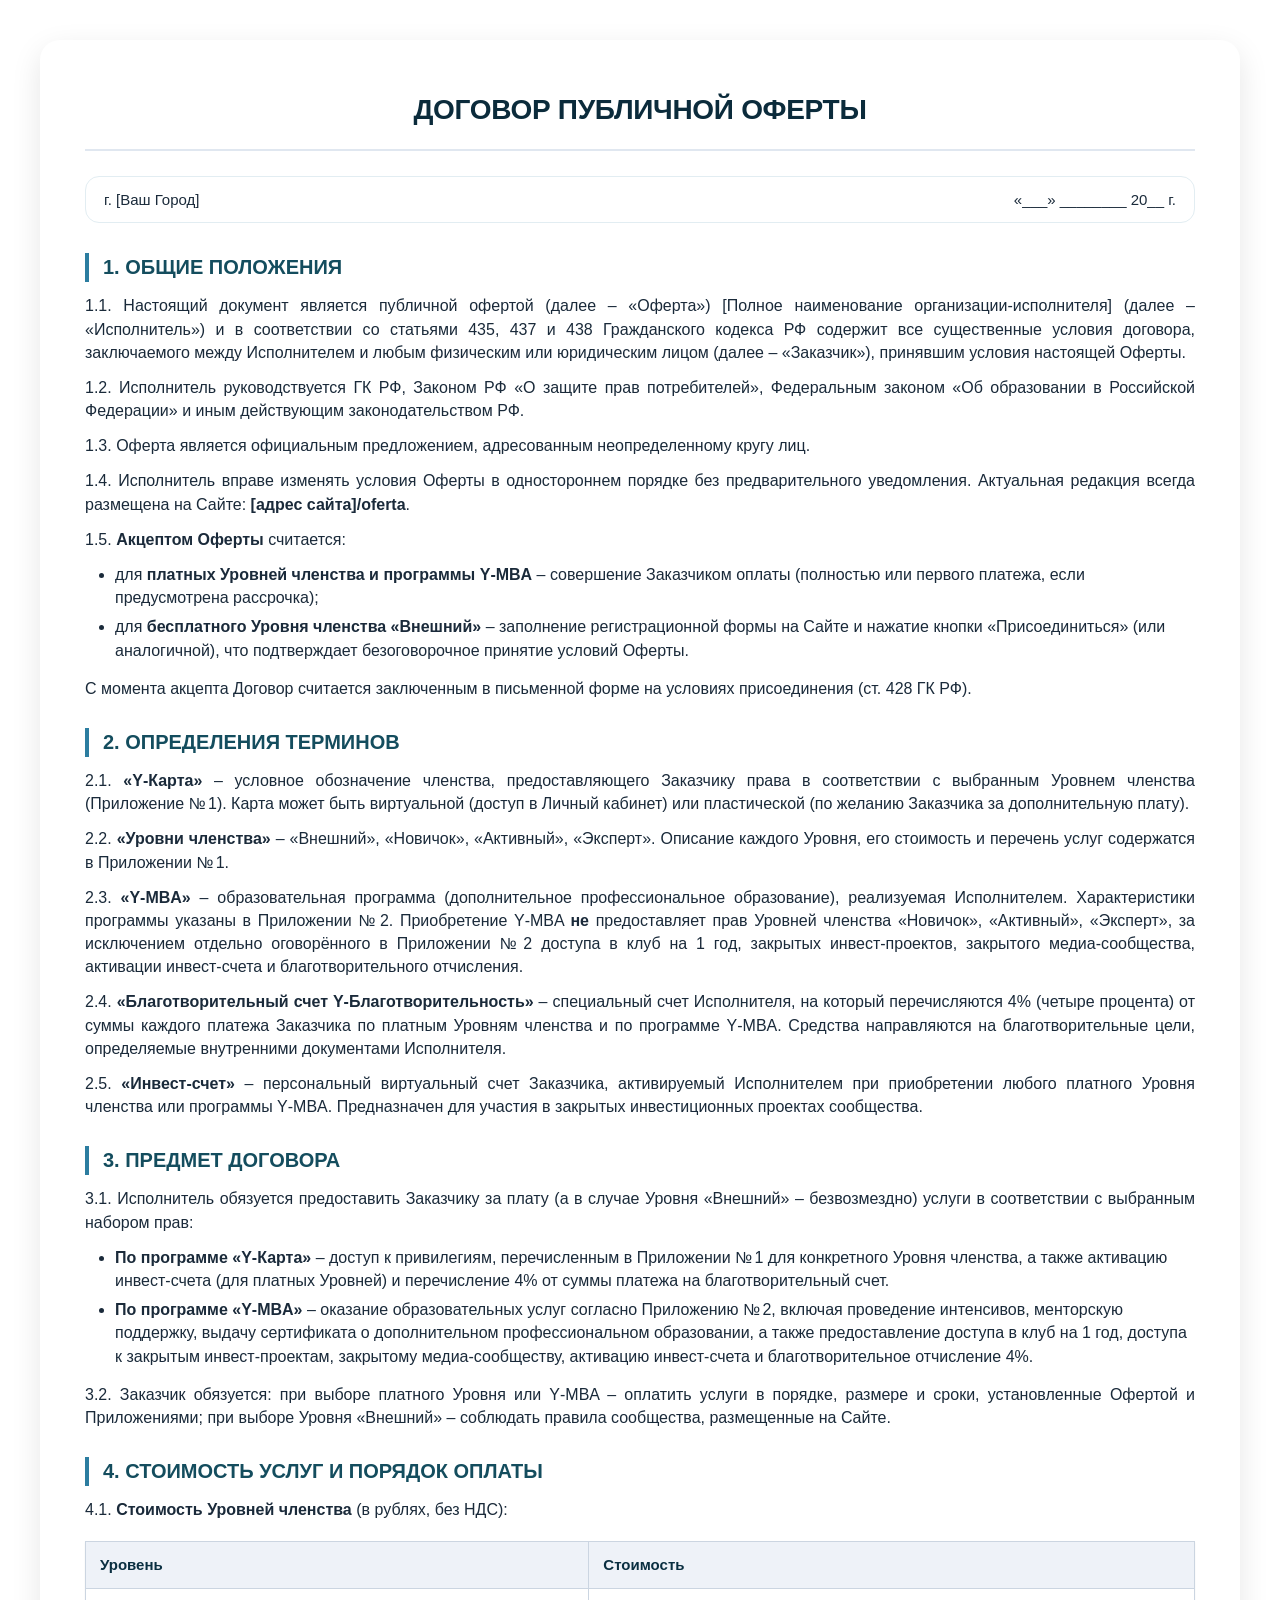
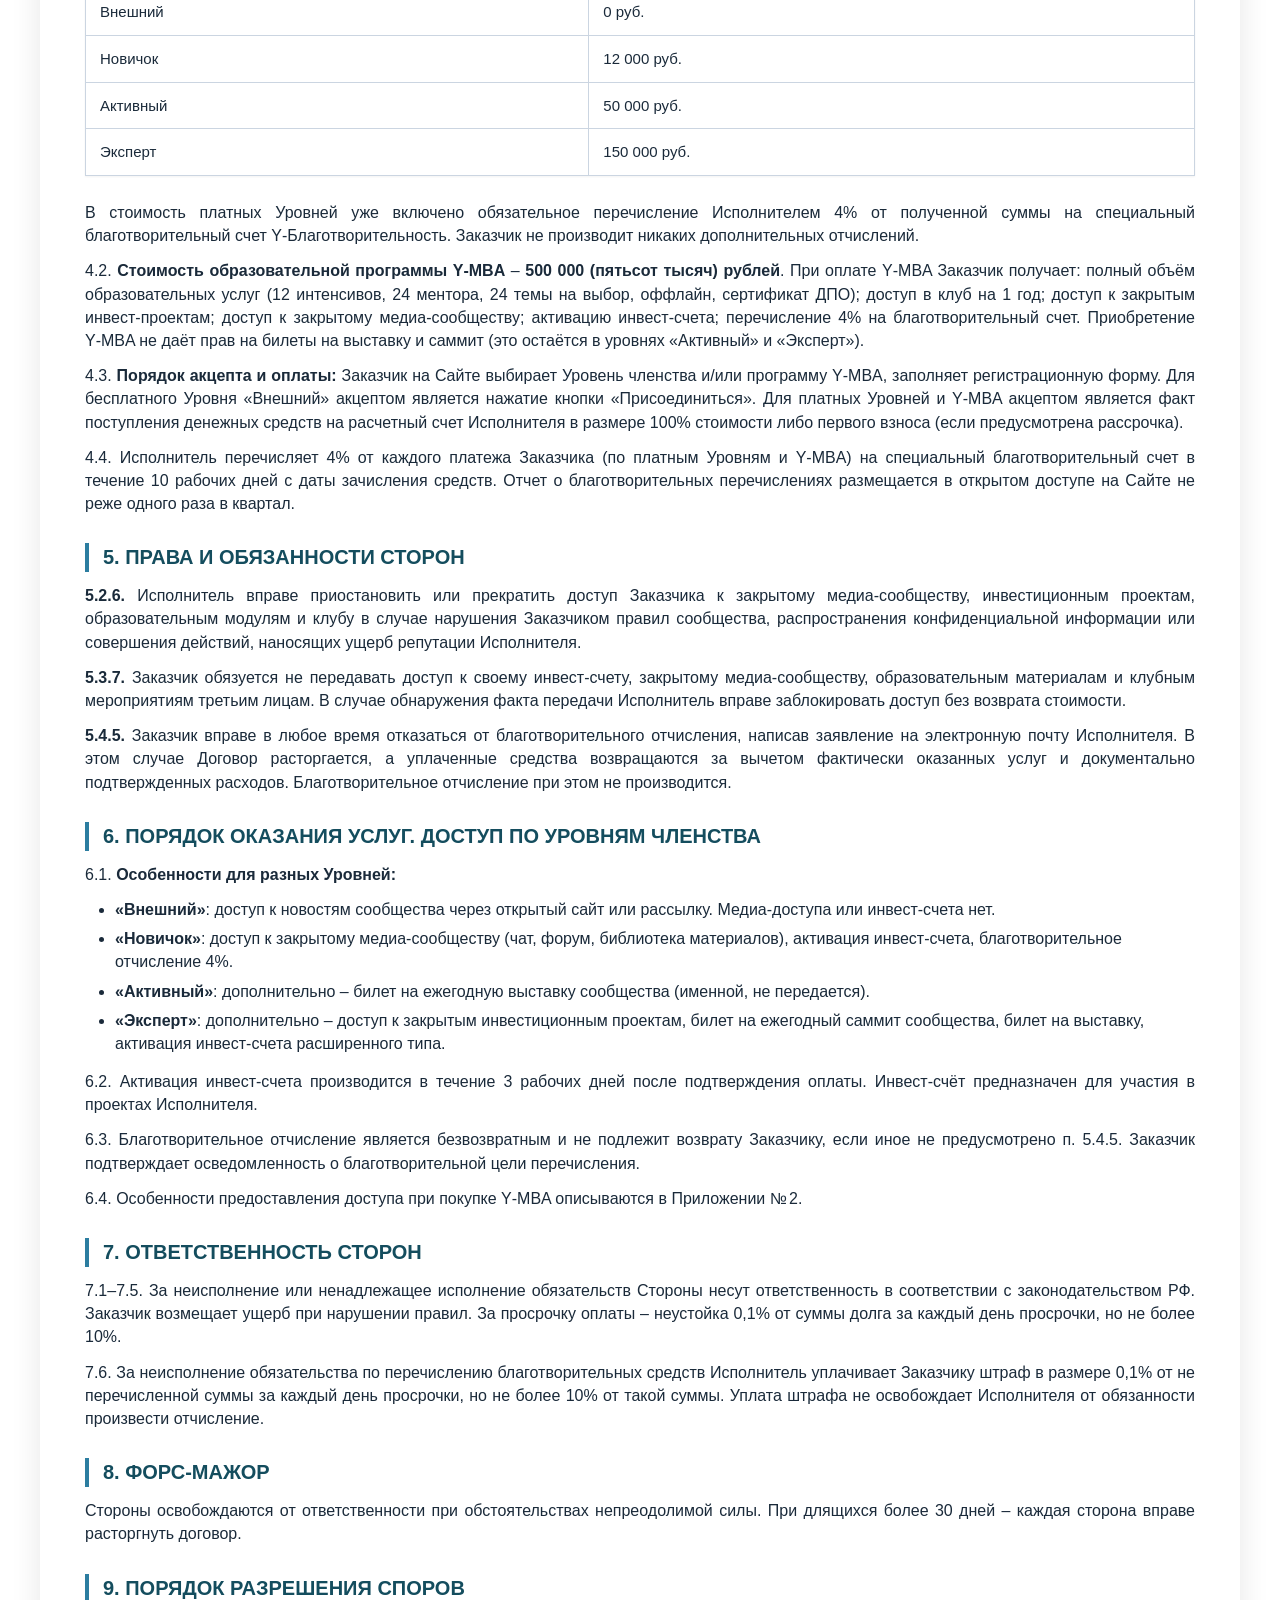
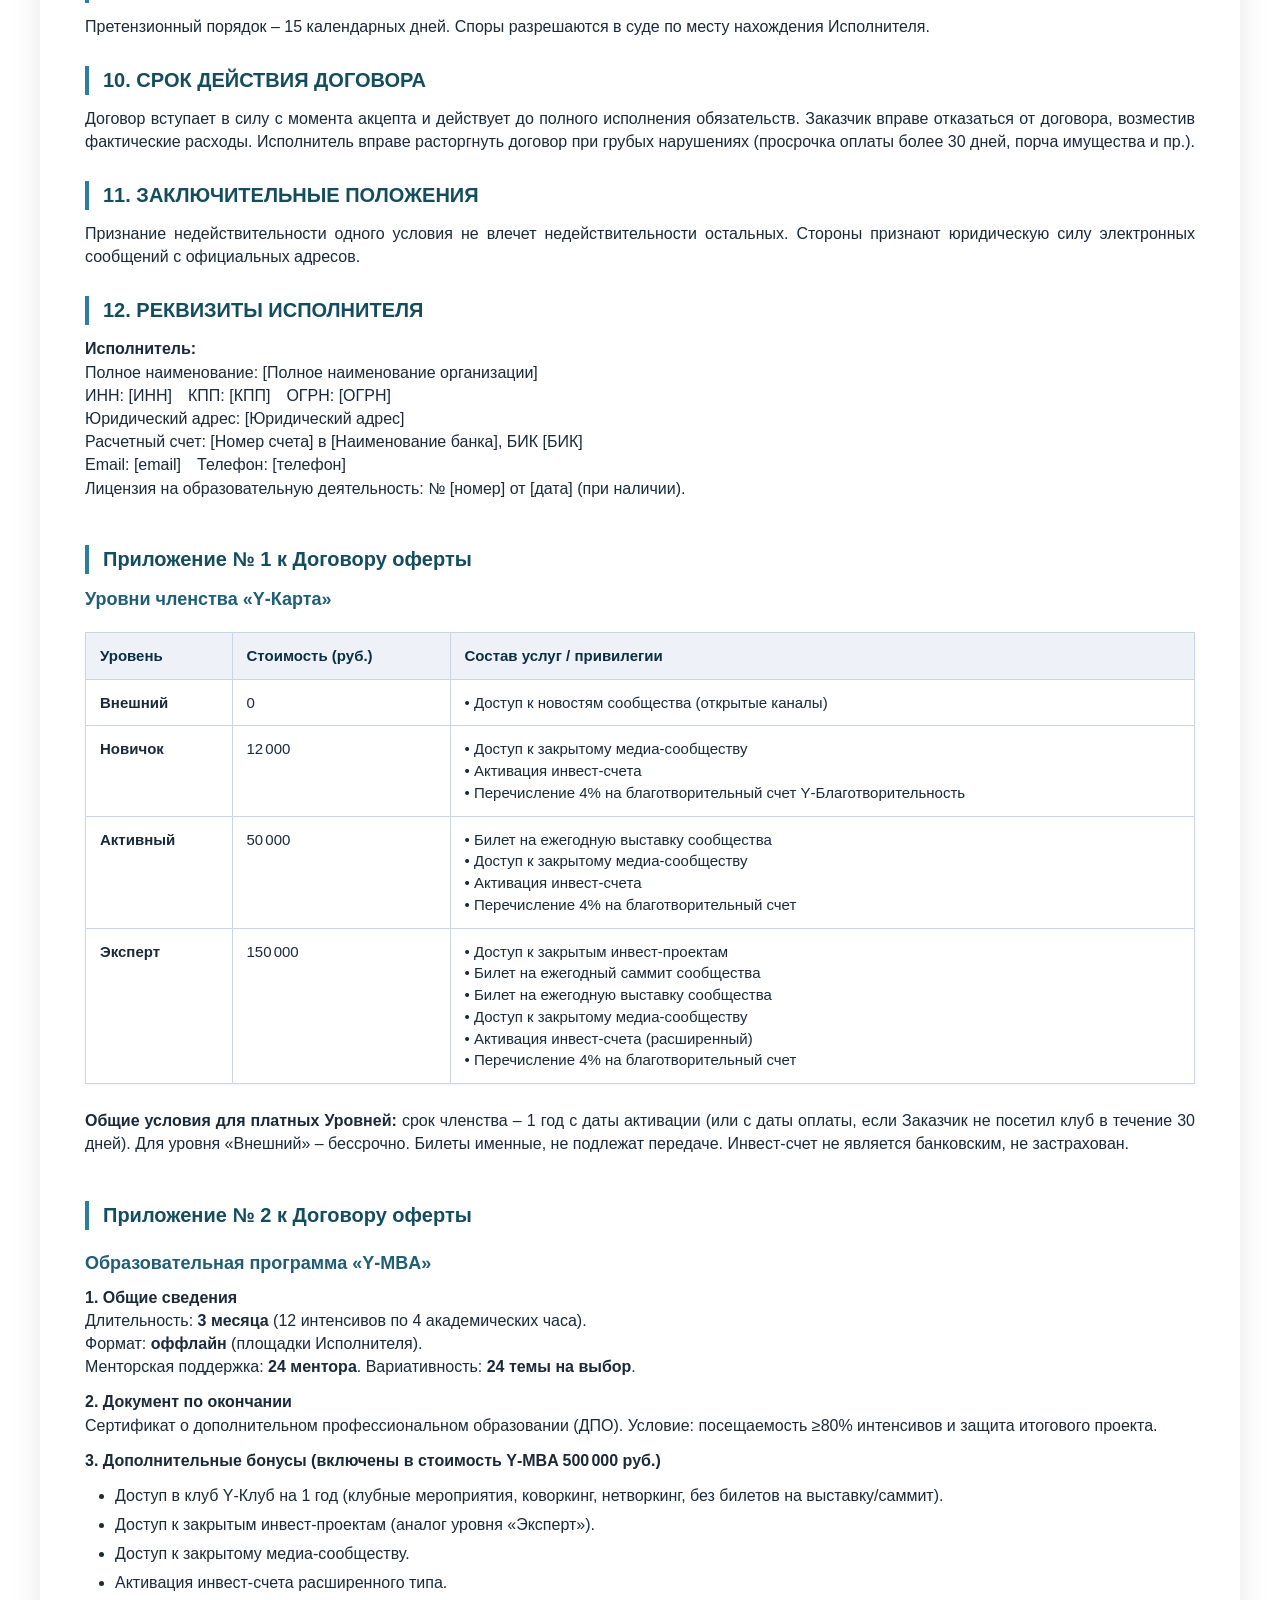
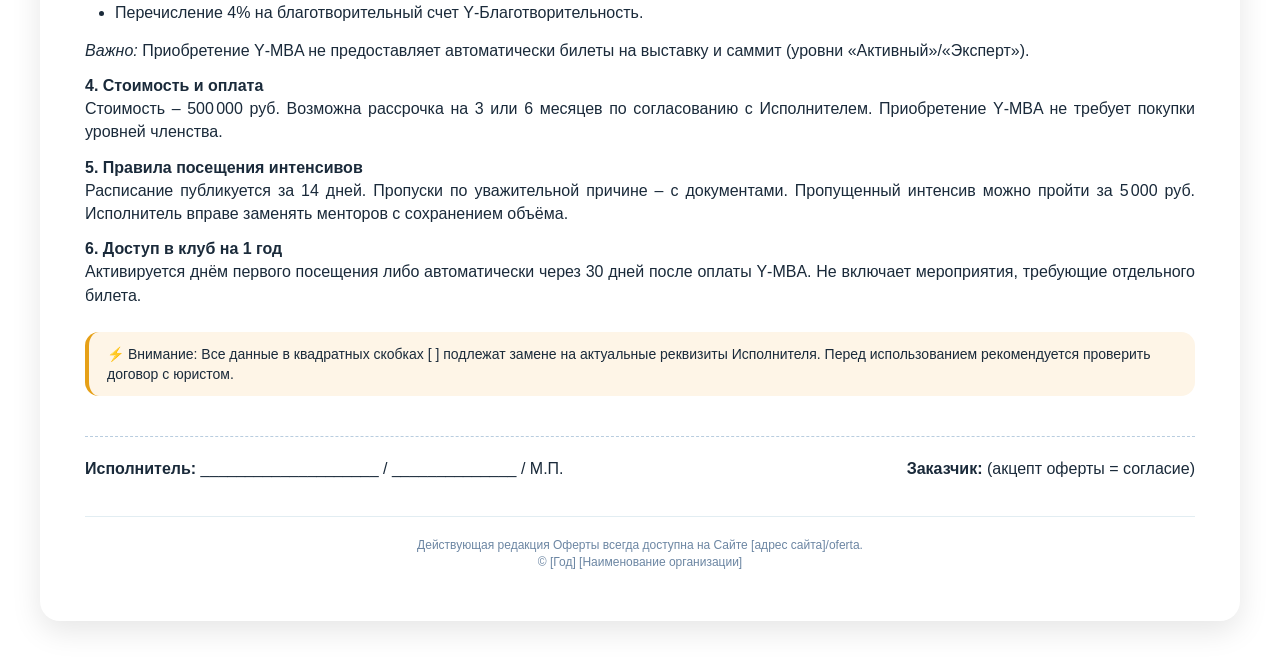
<file: offer.html>
<!DOCTYPE html>
<html lang="ru">
<head>
    <meta charset="UTF-8">
    <meta name="viewport" content="width=device-width, initial-scale=1.0, user-scalable=yes">
    <title>Договор публичной оферты — Y-Карта и Y-MBA</title>
    <style>
        * {
            margin: 0;
            padding: 0;
            box-sizing: border-box;
        }

        body {
            font-family: 'Segoe UI', Roboto, 'Helvetica Neue', sans-serif;
            background-color: transparent;
            color: #1a2a3a;
            line-height: 1.45;
            padding: 40px 20px;
        }

        .document {
            max-width: 1200px;
            margin: 0 auto;
            background-color: transparent;
            border-radius: 20px;
            box-shadow: 0 10px 30px rgba(0, 0, 0, 0.1);
            padding: 50px 45px;
            transition: all 0.2s ease;
        }

        /* типографика */
        h1 {
            font-size: 28px;
            font-weight: 700;
            text-align: center;
            margin-bottom: 25px;
            color: #0b2b3b;
            letter-spacing: -0.3px;
            border-bottom: 2px solid #e0e7f0;
            padding-bottom: 18px;
        }

        h2 {
            font-size: 20px;
            font-weight: 600;
            margin: 28px 0 12px 0;
            color: #144d5e;
            padding-left: 0;
            border-left: 4px solid #2c7da0;
            padding-left: 14px;
        }

        h3 {
            font-size: 18px;
            font-weight: 600;
            margin: 20px 0 10px 0;
            color: #1f5e74;
        }

        .subheading {
            font-size: 16px;
            font-weight: 500;
            margin: 20px 0 10px;
            color: #2c3e50;
        }

        p {
            margin-bottom: 12px;
            text-align: justify;
        }

        .legal-place {
            display: flex;
            justify-content: space-between;
            margin-bottom: 30px;
            font-size: 15px;
            background: transparent;
            padding: 12px 18px;
            border-radius: 14px;
            border: 1px solid #e2edf2;
        }

        ul, ol {
            margin: 10px 0 15px 30px;
        }

        li {
            margin-bottom: 6px;
        }

        table {
            width: 100%;
            border-collapse: collapse;
            margin: 20px 0 25px;
            font-size: 15px;
            box-shadow: 0 1px 2px rgba(0,0,0,0.05);
        }

        th, td {
            border: 1px solid #cbd5e1;
            padding: 12px 14px;
            vertical-align: top;
            text-align: left;
            background-color: #fff;
        }

        th {
            background-color: #eef2f8;
            font-weight: 700;
            color: #0a2f41;
        }

        .table-highlight {
            background-color: #f9fbfd;
        }

        .signature-block {
            margin-top: 40px;
            padding-top: 20px;
            border-top: 1px dashed #b9cddf;
            display: flex;
            flex-wrap: wrap;
            justify-content: space-between;
        }

        .badge-note {
            background: #fef5e7;
            padding: 12px 18px;
            border-radius: 14px;
            border-left: 4px solid #e6a017;
            margin: 25px 0 15px;
            font-size: 14px;
        }

        footer {
            margin-top: 35px;
            font-size: 12px;
            text-align: center;
            color: #6c86a3;
            border-top: 1px solid #e2edf2;
            padding-top: 20px;
        }

        @media (max-width: 700px) {
            .document {
                padding: 24px 18px;
            }
            h1 {
                font-size: 24px;
            }
            th, td {
                padding: 8px 10px;
            }
            .legal-place {
                flex-direction: column;
                gap: 8px;
            }
        }

        @media print {
            body {
                background: white;
                padding: 0;
                margin: 0;
            }
            .document {
                box-shadow: none;
                padding: 0.8cm;
                max-width: 100%;
            }
            .badge-note {
                border: 1px solid #ccc;
                background: #f9f9f9;
            }
            a {
                text-decoration: none;
                color: black;
            }
        }
    </style>
</head>
<body>
<div class="document">
    <h1>ДОГОВОР ПУБЛИЧНОЙ ОФЕРТЫ</h1>
    <div class="legal-place">
        <span>г. [Ваш Город]</span>
        <span>«___» ________ 20__ г.</span>
    </div>

    <!-- 1. ОБЩИЕ ПОЛОЖЕНИЯ -->
    <h2>1. ОБЩИЕ ПОЛОЖЕНИЯ</h2>
    <p>1.1. Настоящий документ является публичной офертой (далее – «Оферта») [Полное наименование организации-исполнителя] (далее – «Исполнитель») и в соответствии со статьями 435, 437 и 438 Гражданского кодекса РФ содержит все существенные условия договора, заключаемого между Исполнителем и любым физическим или юридическим лицом (далее – «Заказчик»), принявшим условия настоящей Оферты.</p>
    <p>1.2. Исполнитель руководствуется ГК РФ, Законом РФ «О защите прав потребителей», Федеральным законом «Об образовании в Российской Федерации» и иным действующим законодательством РФ.</p>
    <p>1.3. Оферта является официальным предложением, адресованным неопределенному кругу лиц.</p>
    <p>1.4. Исполнитель вправе изменять условия Оферты в одностороннем порядке без предварительного уведомления. Актуальная редакция всегда размещена на Сайте: <strong>[адрес сайта]/oferta</strong>.</p>
    <p>1.5. <strong>Акцептом Оферты</strong> считается:</p>
    <ul>
        <li>для <strong>платных Уровней членства и программы Y‑MBA</strong> – совершение Заказчиком оплаты (полностью или первого платежа, если предусмотрена рассрочка);</li>
        <li>для <strong>бесплатного Уровня членства «Внешний»</strong> – заполнение регистрационной формы на Сайте и нажатие кнопки «Присоединиться» (или аналогичной), что подтверждает безоговорочное принятие условий Оферты.</li>
    </ul>
    <p>С момента акцепта Договор считается заключенным в письменной форме на условиях присоединения (ст. 428 ГК РФ).</p>

    <!-- 2. ОПРЕДЕЛЕНИЯ -->
    <h2>2. ОПРЕДЕЛЕНИЯ ТЕРМИНОВ</h2>
    <p>2.1. <strong>«Y‑Карта»</strong> – условное обозначение членства, предоставляющего Заказчику права в соответствии с выбранным Уровнем членства (Приложение № 1). Карта может быть виртуальной (доступ в Личный кабинет) или пластической (по желанию Заказчика за дополнительную плату).</p>
    <p>2.2. <strong>«Уровни членства»</strong> – «Внешний», «Новичок», «Активный», «Эксперт». Описание каждого Уровня, его стоимость и перечень услуг содержатся в Приложении № 1.</p>
    <p>2.3. <strong>«Y‑MBA»</strong> – образовательная программа (дополнительное профессиональное образование), реализуемая Исполнителем. Характеристики программы указаны в Приложении № 2. Приобретение Y‑MBA <strong>не</strong> предоставляет прав Уровней членства «Новичок», «Активный», «Эксперт», за исключением отдельно оговорённого в Приложении № 2 доступа в клуб на 1 год, закрытых инвест-проектов, закрытого медиа-сообщества, активации инвест-счета и благотворительного отчисления.</p>
    <p>2.4. <strong>«Благотворительный счет Y‑Благотворительность»</strong> – специальный счет Исполнителя, на который перечисляются 4% (четыре процента) от суммы каждого платежа Заказчика по платным Уровням членства и по программе Y‑MBA. Средства направляются на благотворительные цели, определяемые внутренними документами Исполнителя.</p>
    <p>2.5. <strong>«Инвест‑счет»</strong> – персональный виртуальный счет Заказчика, активируемый Исполнителем при приобретении любого платного Уровня членства или программы Y‑MBA. Предназначен для участия в закрытых инвестиционных проектах сообщества.</p>

    <!-- 3. ПРЕДМЕТ -->
    <h2>3. ПРЕДМЕТ ДОГОВОРА</h2>
    <p>3.1. Исполнитель обязуется предоставить Заказчику за плату (а в случае Уровня «Внешний» – безвозмездно) услуги в соответствии с выбранным набором прав:</p>
    <ul>
        <li><strong>По программе «Y‑Карта»</strong> – доступ к привилегиям, перечисленным в Приложении № 1 для конкретного Уровня членства, а также активацию инвест‑счета (для платных Уровней) и перечисление 4% от суммы платежа на благотворительный счет.</li>
        <li><strong>По программе «Y‑MBA»</strong> – оказание образовательных услуг согласно Приложению № 2, включая проведение интенсивов, менторскую поддержку, выдачу сертификата о дополнительном профессиональном образовании, а также предоставление доступа в клуб на 1 год, доступа к закрытым инвест-проектам, закрытому медиа-сообществу, активацию инвест-счета и благотворительное отчисление 4%.</li>
    </ul>
    <p>3.2. Заказчик обязуется: при выборе платного Уровня или Y‑MBA – оплатить услуги в порядке, размере и сроки, установленные Офертой и Приложениями; при выборе Уровня «Внешний» – соблюдать правила сообщества, размещенные на Сайте.</p>

    <!-- 4. СТОИМОСТЬ -->
    <h2>4. СТОИМОСТЬ УСЛУГ И ПОРЯДОК ОПЛАТЫ</h2>
    <p>4.1. <strong>Стоимость Уровней членства</strong> (в рублях, без НДС):</p>
    <table>
        <thead>
            <tr><th>Уровень</th><th>Стоимость</th></tr>
        </thead>
        <tbody>
            <tr><td>Внешний</td><td>0 руб.</td></tr>
            <tr><td>Новичок</td><td>12 000 руб.</td></tr>
            <tr><td>Активный</td><td>50 000 руб.</td></tr>
            <tr><td>Эксперт</td><td>150 000 руб.</td></tr>
        </tbody>
    </table>
    <p>В стоимость платных Уровней уже включено обязательное перечисление Исполнителем 4% от полученной суммы на специальный благотворительный счет Y‑Благотворительность. Заказчик не производит никаких дополнительных отчислений.</p>
    <p>4.2. <strong>Стоимость образовательной программы Y‑MBA</strong> – <strong>500 000 (пятьсот тысяч) рублей</strong>. При оплате Y‑MBA Заказчик получает: полный объём образовательных услуг (12 интенсивов, 24 ментора, 24 темы на выбор, оффлайн, сертификат ДПО); доступ в клуб на 1 год; доступ к закрытым инвест-проектам; доступ к закрытому медиа-сообществу; активацию инвест-счета; перечисление 4% на благотворительный счет. Приобретение Y‑MBA не даёт прав на билеты на выставку и саммит (это остаётся в уровнях «Активный» и «Эксперт»).</p>
    <p>4.3. <strong>Порядок акцепта и оплаты:</strong> Заказчик на Сайте выбирает Уровень членства и/или программу Y‑MBA, заполняет регистрационную форму. Для бесплатного Уровня «Внешний» акцептом является нажатие кнопки «Присоединиться». Для платных Уровней и Y‑MBA акцептом является факт поступления денежных средств на расчетный счет Исполнителя в размере 100% стоимости либо первого взноса (если предусмотрена рассрочка).</p>
    <p>4.4. Исполнитель перечисляет 4% от каждого платежа Заказчика (по платным Уровням и Y‑MBA) на специальный благотворительный счет в течение 10 рабочих дней с даты зачисления средств. Отчет о благотворительных перечислениях размещается в открытом доступе на Сайте не реже одного раза в квартал.</p>

    <!-- 5. ПРАВА И ОБЯЗАННОСТИ -->
    <h2>5. ПРАВА И ОБЯЗАННОСТИ СТОРОН</h2>
    <p><strong>5.2.6.</strong> Исполнитель вправе приостановить или прекратить доступ Заказчика к закрытому медиа‑сообществу, инвестиционным проектам, образовательным модулям и клубу в случае нарушения Заказчиком правил сообщества, распространения конфиденциальной информации или совершения действий, наносящих ущерб репутации Исполнителя.</p>
    <p><strong>5.3.7.</strong> Заказчик обязуется не передавать доступ к своему инвест‑счету, закрытому медиа‑сообществу, образовательным материалам и клубным мероприятиям третьим лицам. В случае обнаружения факта передачи Исполнитель вправе заблокировать доступ без возврата стоимости.</p>
    <p><strong>5.4.5.</strong> Заказчик вправе в любое время отказаться от благотворительного отчисления, написав заявление на электронную почту Исполнителя. В этом случае Договор расторгается, а уплаченные средства возвращаются за вычетом фактически оказанных услуг и документально подтвержденных расходов. Благотворительное отчисление при этом не производится.</p>

    <!-- 6. ПОРЯДОК ОКАЗАНИЯ УСЛУГ -->
    <h2>6. ПОРЯДОК ОКАЗАНИЯ УСЛУГ. ДОСТУП ПО УРОВНЯМ ЧЛЕНСТВА</h2>
    <p>6.1. <strong>Особенности для разных Уровней:</strong></p>
    <ul>
        <li><strong>«Внешний»</strong>: доступ к новостям сообщества через открытый сайт или рассылку. Медиа‑доступа или инвест‑счета нет.</li>
        <li><strong>«Новичок»</strong>: доступ к закрытому медиа‑сообществу (чат, форум, библиотека материалов), активация инвест‑счета, благотворительное отчисление 4%.</li>
        <li><strong>«Активный»</strong>: дополнительно – билет на ежегодную выставку сообщества (именной, не передается).</li>
        <li><strong>«Эксперт»</strong>: дополнительно – доступ к закрытым инвестиционным проектам, билет на ежегодный саммит сообщества, билет на выставку, активация инвест‑счета расширенного типа.</li>
    </ul>
    <p>6.2. Активация инвест‑счета производится в течение 3 рабочих дней после подтверждения оплаты. Инвест‑счёт предназначен для участия в проектах Исполнителя.</p>
    <p>6.3. Благотворительное отчисление является безвозвратным и не подлежит возврату Заказчику, если иное не предусмотрено п. 5.4.5. Заказчик подтверждает осведомленность о благотворительной цели перечисления.</p>
    <p>6.4. Особенности предоставления доступа при покупке Y‑MBA описываются в Приложении № 2.</p>

    <!-- 7. ОТВЕТСТВЕННОСТЬ -->
    <h2>7. ОТВЕТСТВЕННОСТЬ СТОРОН</h2>
    <p>7.1–7.5. За неисполнение или ненадлежащее исполнение обязательств Стороны несут ответственность в соответствии с законодательством РФ. Заказчик возмещает ущерб при нарушении правил. За просрочку оплаты – неустойка 0,1% от суммы долга за каждый день просрочки, но не более 10%.</p>
    <p>7.6. За неисполнение обязательства по перечислению благотворительных средств Исполнитель уплачивает Заказчику штраф в размере 0,1% от не перечисленной суммы за каждый день просрочки, но не более 10% от такой суммы. Уплата штрафа не освобождает Исполнителя от обязанности произвести отчисление.</p>

    <!-- 8-11 кратко (форс-мажор, споры, срок действия) -->
    <h2>8. ФОРС-МАЖОР</h2>
    <p>Стороны освобождаются от ответственности при обстоятельствах непреодолимой силы. При длящихся более 30 дней – каждая сторона вправе расторгнуть договор.</p>
    <h2>9. ПОРЯДОК РАЗРЕШЕНИЯ СПОРОВ</h2>
    <p>Претензионный порядок – 15 календарных дней. Споры разрешаются в суде по месту нахождения Исполнителя.</p>
    <h2>10. СРОК ДЕЙСТВИЯ ДОГОВОРА</h2>
    <p>Договор вступает в силу с момента акцепта и действует до полного исполнения обязательств. Заказчик вправе отказаться от договора, возместив фактические расходы. Исполнитель вправе расторгнуть договор при грубых нарушениях (просрочка оплаты более 30 дней, порча имущества и пр.).</p>
    <h2>11. ЗАКЛЮЧИТЕЛЬНЫЕ ПОЛОЖЕНИЯ</h2>
    <p>Признание недействительности одного условия не влечет недействительности остальных. Стороны признают юридическую силу электронных сообщений с официальных адресов.</p>

    <!-- 12. РЕКВИЗИТЫ -->
    <h2>12. РЕКВИЗИТЫ ИСПОЛНИТЕЛЯ</h2>
    <p><strong>Исполнитель:</strong><br>
    Полное наименование: [Полное наименование организации]<br>
    ИНН: [ИНН] КПП: [КПП] ОГРН: [ОГРН]<br>
    Юридический адрес: [Юридический адрес]<br>
    Расчетный счет: [Номер счета] в [Наименование банка], БИК [БИК]<br>
    Email: [email] Телефон: [телефон]<br>
    Лицензия на образовательную деятельность: № [номер] от [дата] (при наличии).</p>

    <!-- ПРИЛОЖЕНИЕ 1 -->
    <div style="margin-top: 45px;">
        <h2>Приложение № 1 к Договору оферты</h2>
        <h3 style="margin-top: 0;">Уровни членства «Y‑Карта»</h3>
        <table>
            <thead>
                <tr><th>Уровень</th><th>Стоимость (руб.)</th><th>Состав услуг / привилегии</th></tr>
            </thead>
            <tbody>
                <tr><td><strong>Внешний</strong></td><td>0</td><td>• Доступ к новостям сообщества (открытые каналы)</td></tr>
                <tr><td><strong>Новичок</strong></td><td>12 000</td><td>• Доступ к закрытому медиа‑сообществу<br>• Активация инвест‑счета<br>• Перечисление 4% на благотворительный счет Y‑Благотворительность</td></tr>
                <tr><td><strong>Активный</strong></td><td>50 000</td><td>• Билет на ежегодную выставку сообщества<br>• Доступ к закрытому медиа‑сообществу<br>• Активация инвест‑счета<br>• Перечисление 4% на благотворительный счет</td></tr>
                <tr><td><strong>Эксперт</strong></td><td>150 000</td><td>• Доступ к закрытым инвест‑проектам<br>• Билет на ежегодный саммит сообщества<br>• Билет на ежегодную выставку сообщества<br>• Доступ к закрытому медиа‑сообществу<br>• Активация инвест‑счета (расширенный)<br>• Перечисление 4% на благотворительный счет</td></tr>
            </tbody>
        </table>
        <p><strong>Общие условия для платных Уровней:</strong> срок членства – 1 год с даты активации (или с даты оплаты, если Заказчик не посетил клуб в течение 30 дней). Для уровня «Внешний» – бессрочно. Билеты именные, не подлежат передаче. Инвест-счет не является банковским, не застрахован.</p>
    </div>

    <!-- ПРИЛОЖЕНИЕ 2 -->
    <div style="margin-top: 45px;">
        <h2>Приложение № 2 к Договору оферты</h2>
        <h3>Образовательная программа «Y‑MBA»</h3>
        <p><strong>1. Общие сведения</strong><br>
        Длительность: <strong>3 месяца</strong> (12 интенсивов по 4 академических часа).<br>
        Формат: <strong>оффлайн</strong> (площадки Исполнителя).<br>
        Менторская поддержка: <strong>24 ментора</strong>. Вариативность: <strong>24 темы на выбор</strong>.</p>
        <p><strong>2. Документ по окончании</strong><br>
        Сертификат о дополнительном профессиональном образовании (ДПО). Условие: посещаемость ≥80% интенсивов и защита итогового проекта.</p>
        <p><strong>3. Дополнительные бонусы (включены в стоимость Y‑MBA 500 000 руб.)</strong></p>
        <ul>
            <li>Доступ в клуб Y‑Клуб на 1 год (клубные мероприятия, коворкинг, нетворкинг, без билетов на выставку/саммит).</li>
            <li>Доступ к закрытым инвест‑проектам (аналог уровня «Эксперт»).</li>
            <li>Доступ к закрытому медиа‑сообществу.</li>
            <li>Активация инвест‑счета расширенного типа.</li>
            <li>Перечисление 4% на благотворительный счет Y‑Благотворительность.</li>
        </ul>
        <p><em>Важно:</em> Приобретение Y‑MBA не предоставляет автоматически билеты на выставку и саммит (уровни «Активный»/«Эксперт»).</p>
        <p><strong>4. Стоимость и оплата</strong><br>
        Стоимость – 500 000 руб. Возможна рассрочка на 3 или 6 месяцев по согласованию с Исполнителем. Приобретение Y‑MBA не требует покупки уровней членства.</p>
        <p><strong>5. Правила посещения интенсивов</strong><br>
        Расписание публикуется за 14 дней. Пропуски по уважительной причине – с документами. Пропущенный интенсив можно пройти за 5 000 руб. Исполнитель вправе заменять менторов с сохранением объёма.</p>
        <p><strong>6. Доступ в клуб на 1 год</strong><br>
        Активируется днём первого посещения либо автоматически через 30 дней после оплаты Y‑MBA. Не включает мероприятия, требующие отдельного билета.</p>
    </div>

    <div class="badge-note">
        ⚡ Внимание: Все данные в квадратных скобках [ ] подлежат замене на актуальные реквизиты Исполнителя. Перед использованием рекомендуется проверить договор с юристом.
    </div>

    <div class="signature-block">
        <div><strong>Исполнитель:</strong> ____________________ / ______________ / М.П.</div>
        <div><strong>Заказчик:</strong> (акцепт оферты = согласие)</div>
    </div>
    <footer>
        Действующая редакция Оферты всегда доступна на Сайте [адрес сайта]/oferta.<br>
        © [Год] [Наименование организации]
    </footer>
</div>
</body>
</html>
</file>
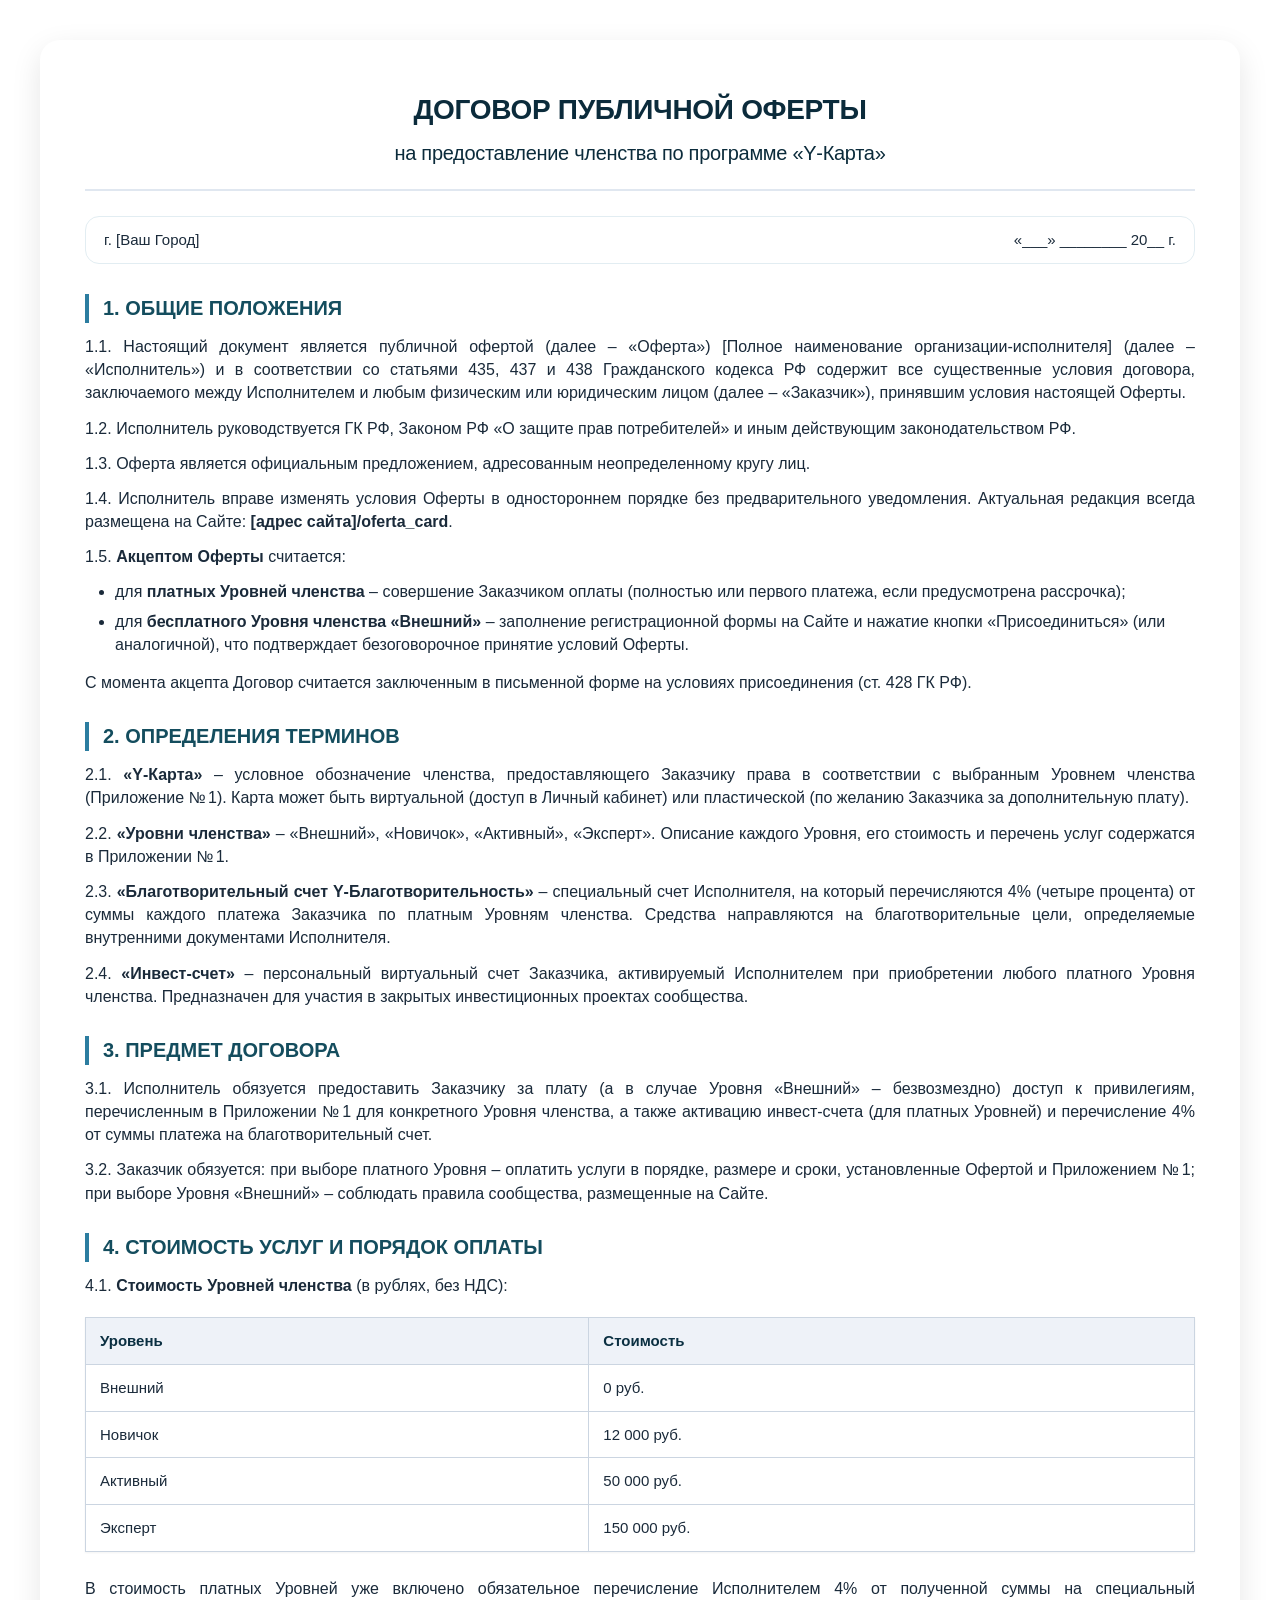
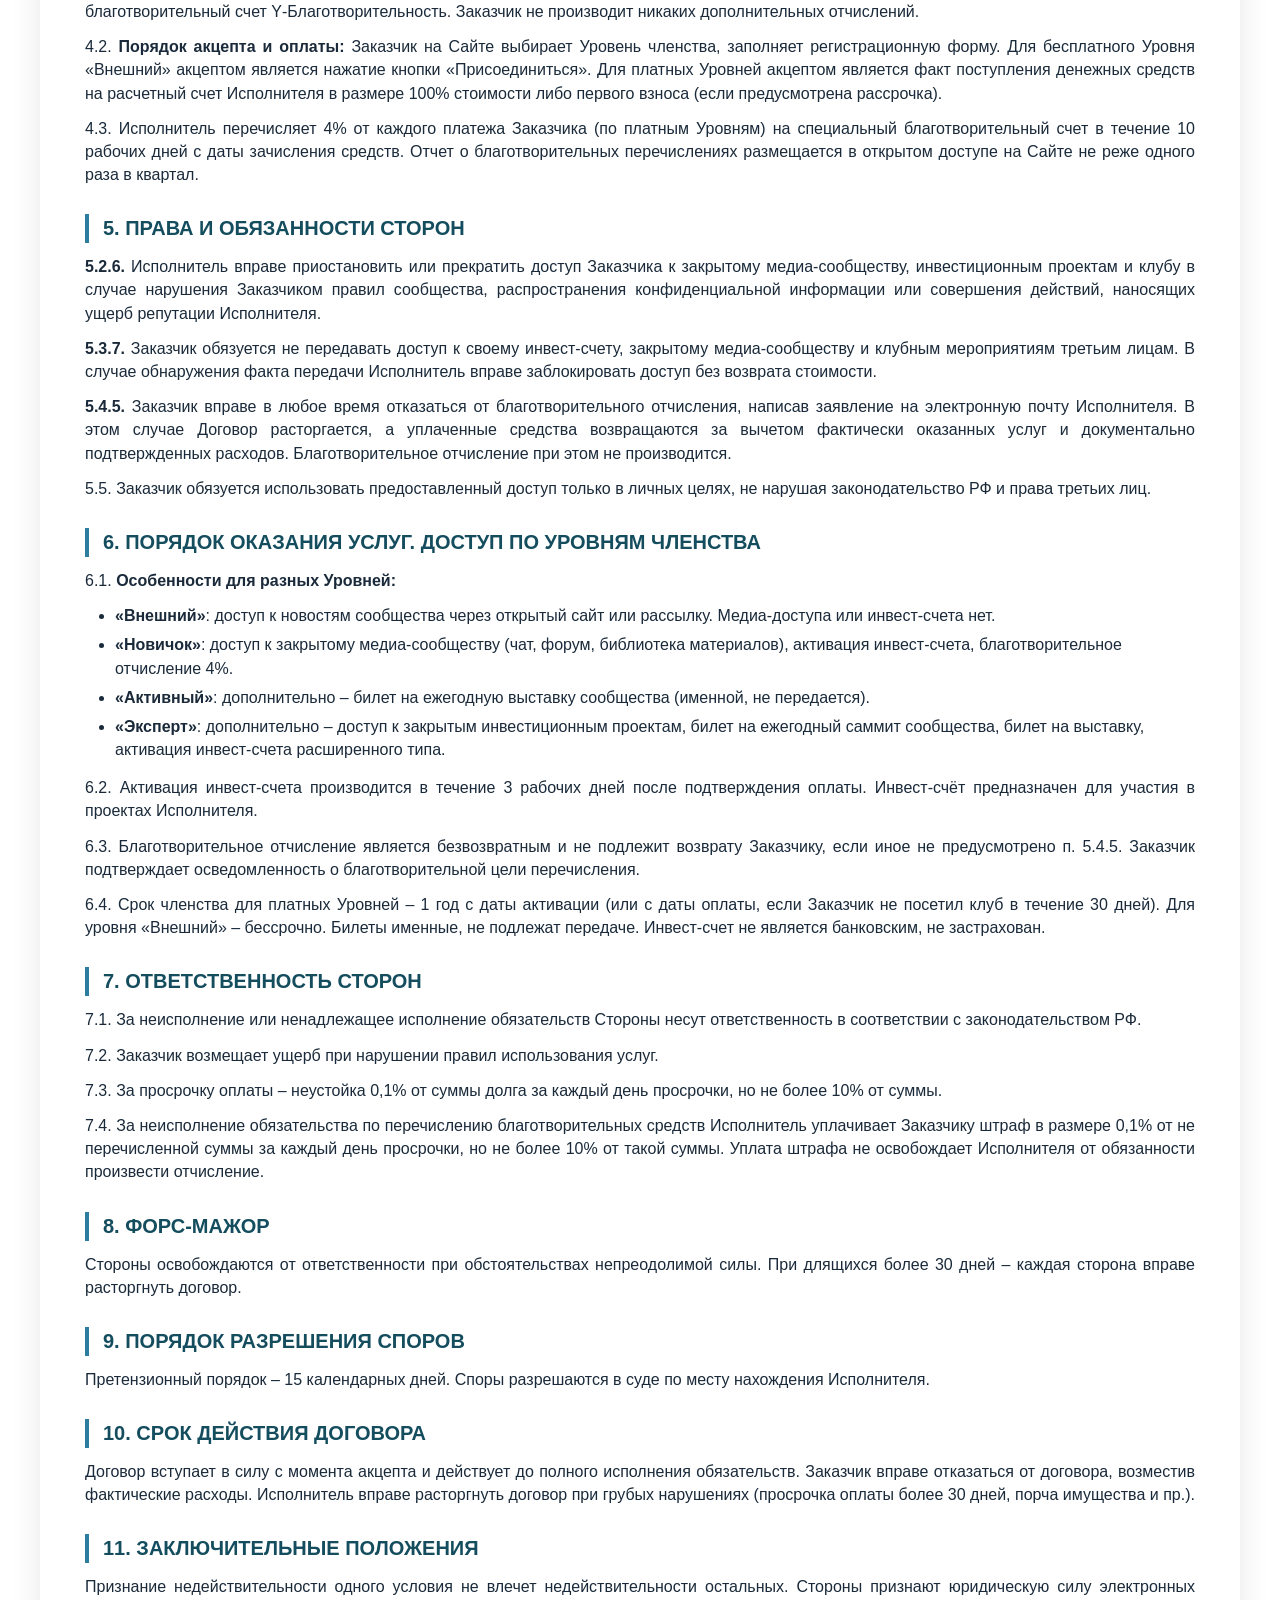
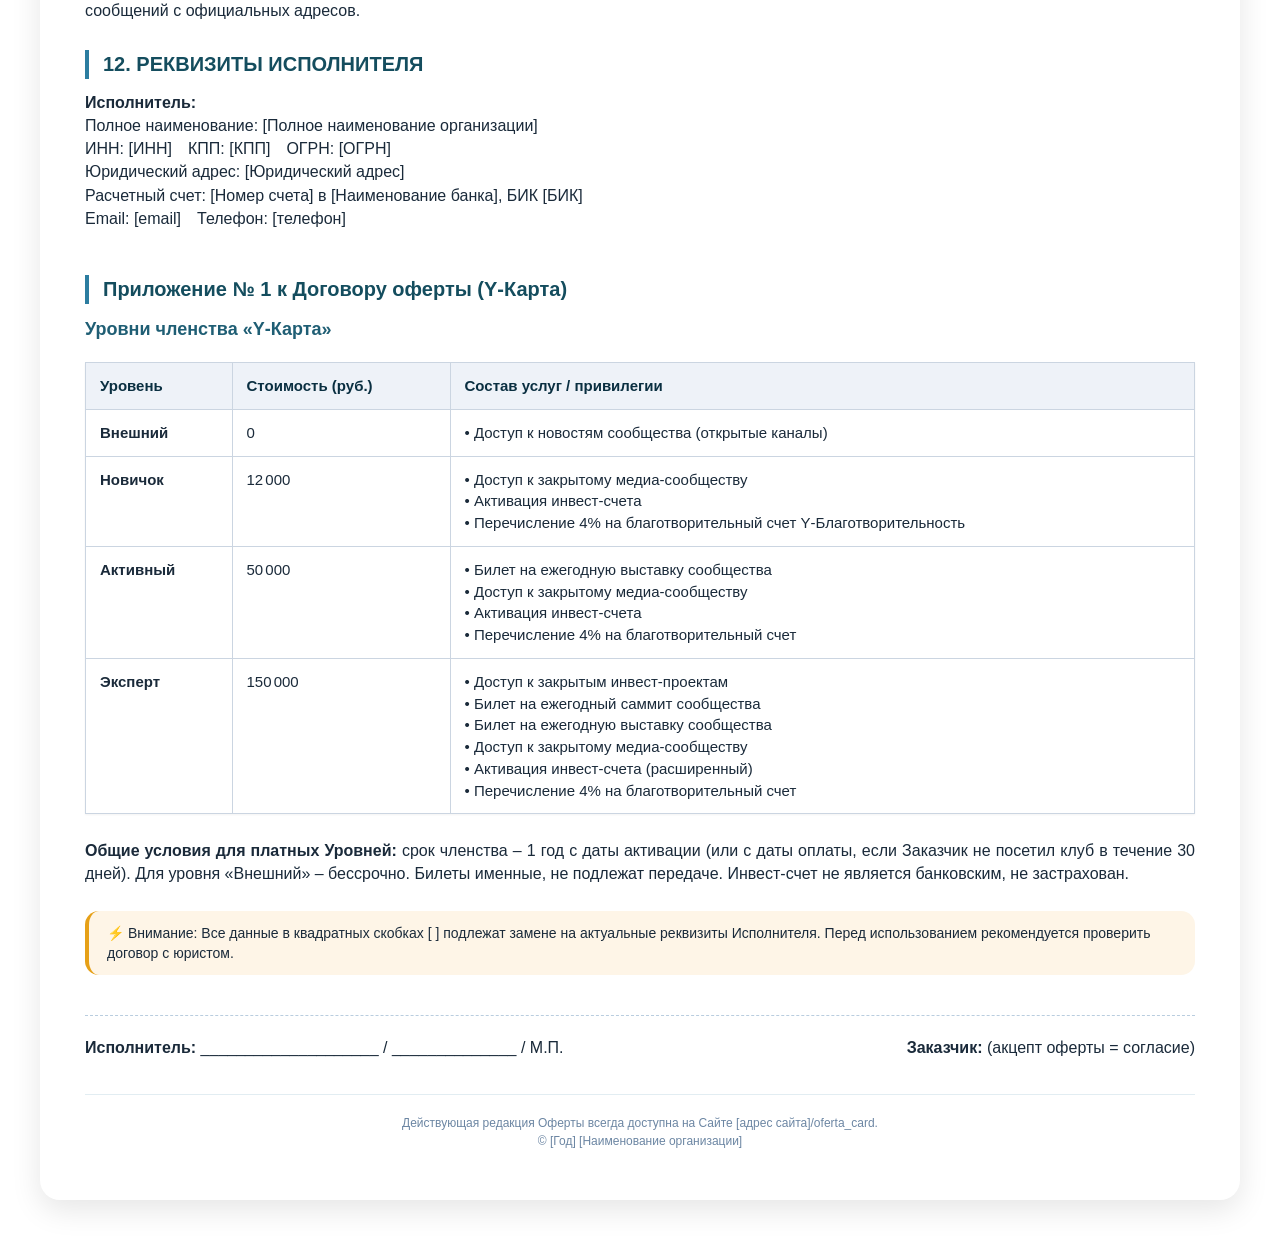
<file: offer_card.html>
<!DOCTYPE html>
<html lang="ru">
<head>
    <meta charset="UTF-8">
    <meta name="viewport" content="width=device-width, initial-scale=1.0, user-scalable=yes">
    <title>Договор оферты — Y-Карта</title>
    <style>
        * {
            margin: 0;
            padding: 0;
            box-sizing: border-box;
        }

        body {
            font-family: 'Segoe UI', Roboto, 'Helvetica Neue', sans-serif;
            background-color: transparent;
            color: #1a2a3a;
            line-height: 1.45;
            padding: 40px 20px;
        }

        .document {
            max-width: 1200px;
            margin: 0 auto;
            background-color: transparent;
            border-radius: 20px;
            box-shadow: 0 10px 30px rgba(0, 0, 0, 0.1);
            padding: 50px 45px;
            transition: all 0.2s ease;
        }

        h1 {
            font-size: 28px;
            font-weight: 700;
            text-align: center;
            margin-bottom: 25px;
            color: #0b2b3b;
            letter-spacing: -0.3px;
            border-bottom: 2px solid #e0e7f0;
            padding-bottom: 18px;
        }

        h2 {
            font-size: 20px;
            font-weight: 600;
            margin: 28px 0 12px 0;
            color: #144d5e;
            padding-left: 0;
            border-left: 4px solid #2c7da0;
            padding-left: 14px;
        }

        h3 {
            font-size: 18px;
            font-weight: 600;
            margin: 20px 0 10px 0;
            color: #1f5e74;
        }

        p {
            margin-bottom: 12px;
            text-align: justify;
        }

        .legal-place {
            display: flex;
            justify-content: space-between;
            margin-bottom: 30px;
            font-size: 15px;
            background: transparent;
            padding: 12px 18px;
            border-radius: 14px;
            border: 1px solid #e2edf2;
        }

        ul, ol {
            margin: 10px 0 15px 30px;
        }

        li {
            margin-bottom: 6px;
        }

        table {
            width: 100%;
            border-collapse: collapse;
            margin: 20px 0 25px;
            font-size: 15px;
            box-shadow: 0 1px 2px rgba(0,0,0,0.05);
        }

        th, td {
            border: 1px solid #cbd5e1;
            padding: 12px 14px;
            vertical-align: top;
            text-align: left;
            background-color: #fff;
        }

        th {
            background-color: #eef2f8;
            font-weight: 700;
            color: #0a2f41;
        }

        .signature-block {
            margin-top: 40px;
            padding-top: 20px;
            border-top: 1px dashed #b9cddf;
            display: flex;
            flex-wrap: wrap;
            justify-content: space-between;
        }

        .badge-note {
            background: #fef5e7;
            padding: 12px 18px;
            border-radius: 14px;
            border-left: 4px solid #e6a017;
            margin: 25px 0 15px;
            font-size: 14px;
        }

        footer {
            margin-top: 35px;
            font-size: 12px;
            text-align: center;
            color: #6c86a3;
            border-top: 1px solid #e2edf2;
            padding-top: 20px;
        }

        @media (max-width: 700px) {
            .document {
                padding: 24px 18px;
            }
            h1 {
                font-size: 24px;
            }
            th, td {
                padding: 8px 10px;
            }
            .legal-place {
                flex-direction: column;
                gap: 8px;
            }
        }

        @media print {
            body {
                background: white;
                padding: 0;
                margin: 0;
            }
            .document {
                box-shadow: none;
                padding: 0.8cm;
                max-width: 100%;
            }
            .badge-note {
                border: 1px solid #ccc;
                background: #f9f9f9;
            }
        }
    </style>
</head>
<body>
<div class="document">
    <h1>ДОГОВОР ПУБЛИЧНОЙ ОФЕРТЫ<br><span style="font-size:20px; font-weight:400;">на предоставление членства по программе «Y‑Карта»</span></h1>
    <div class="legal-place">
        <span>г. [Ваш Город]</span>
        <span>«___» ________ 20__ г.</span>
    </div>

    <!-- 1. ОБЩИЕ ПОЛОЖЕНИЯ -->
    <h2>1. ОБЩИЕ ПОЛОЖЕНИЯ</h2>
    <p>1.1. Настоящий документ является публичной офертой (далее – «Оферта») [Полное наименование организации-исполнителя] (далее – «Исполнитель») и в соответствии со статьями 435, 437 и 438 Гражданского кодекса РФ содержит все существенные условия договора, заключаемого между Исполнителем и любым физическим или юридическим лицом (далее – «Заказчик»), принявшим условия настоящей Оферты.</p>
    <p>1.2. Исполнитель руководствуется ГК РФ, Законом РФ «О защите прав потребителей» и иным действующим законодательством РФ.</p>
    <p>1.3. Оферта является официальным предложением, адресованным неопределенному кругу лиц.</p>
    <p>1.4. Исполнитель вправе изменять условия Оферты в одностороннем порядке без предварительного уведомления. Актуальная редакция всегда размещена на Сайте: <strong>[адрес сайта]/oferta_card</strong>.</p>
    <p>1.5. <strong>Акцептом Оферты</strong> считается:</p>
    <ul>
        <li>для <strong>платных Уровней членства</strong> – совершение Заказчиком оплаты (полностью или первого платежа, если предусмотрена рассрочка);</li>
        <li>для <strong>бесплатного Уровня членства «Внешний»</strong> – заполнение регистрационной формы на Сайте и нажатие кнопки «Присоединиться» (или аналогичной), что подтверждает безоговорочное принятие условий Оферты.</li>
    </ul>
    <p>С момента акцепта Договор считается заключенным в письменной форме на условиях присоединения (ст. 428 ГК РФ).</p>

    <!-- 2. ОПРЕДЕЛЕНИЯ -->
    <h2>2. ОПРЕДЕЛЕНИЯ ТЕРМИНОВ</h2>
    <p>2.1. <strong>«Y‑Карта»</strong> – условное обозначение членства, предоставляющего Заказчику права в соответствии с выбранным Уровнем членства (Приложение № 1). Карта может быть виртуальной (доступ в Личный кабинет) или пластической (по желанию Заказчика за дополнительную плату).</p>
    <p>2.2. <strong>«Уровни членства»</strong> – «Внешний», «Новичок», «Активный», «Эксперт». Описание каждого Уровня, его стоимость и перечень услуг содержатся в Приложении № 1.</p>
    <p>2.3. <strong>«Благотворительный счет Y‑Благотворительность»</strong> – специальный счет Исполнителя, на который перечисляются 4% (четыре процента) от суммы каждого платежа Заказчика по платным Уровням членства. Средства направляются на благотворительные цели, определяемые внутренними документами Исполнителя.</p>
    <p>2.4. <strong>«Инвест‑счет»</strong> – персональный виртуальный счет Заказчика, активируемый Исполнителем при приобретении любого платного Уровня членства. Предназначен для участия в закрытых инвестиционных проектах сообщества.</p>

    <!-- 3. ПРЕДМЕТ -->
    <h2>3. ПРЕДМЕТ ДОГОВОРА</h2>
    <p>3.1. Исполнитель обязуется предоставить Заказчику за плату (а в случае Уровня «Внешний» – безвозмездно) доступ к привилегиям, перечисленным в Приложении № 1 для конкретного Уровня членства, а также активацию инвест‑счета (для платных Уровней) и перечисление 4% от суммы платежа на благотворительный счет.</p>
    <p>3.2. Заказчик обязуется: при выборе платного Уровня – оплатить услуги в порядке, размере и сроки, установленные Офертой и Приложением № 1; при выборе Уровня «Внешний» – соблюдать правила сообщества, размещенные на Сайте.</p>

    <!-- 4. СТОИМОСТЬ -->
    <h2>4. СТОИМОСТЬ УСЛУГ И ПОРЯДОК ОПЛАТЫ</h2>
    <p>4.1. <strong>Стоимость Уровней членства</strong> (в рублях, без НДС):</p>
    <table>
        <thead>
            <tr><th>Уровень</th><th>Стоимость</th></tr>
        </thead>
        <tbody>
            <tr><td>Внешний</td><td>0 руб.</td></tr>
            <tr><td>Новичок</td><td>12 000 руб.</td></tr>
            <tr><td>Активный</td><td>50 000 руб.</td></tr>
            <tr><td>Эксперт</td><td>150 000 руб.</td></tr>
        </tbody>
    </table>
    <p>В стоимость платных Уровней уже включено обязательное перечисление Исполнителем 4% от полученной суммы на специальный благотворительный счет Y‑Благотворительность. Заказчик не производит никаких дополнительных отчислений.</p>
    <p>4.2. <strong>Порядок акцепта и оплаты:</strong> Заказчик на Сайте выбирает Уровень членства, заполняет регистрационную форму. Для бесплатного Уровня «Внешний» акцептом является нажатие кнопки «Присоединиться». Для платных Уровней акцептом является факт поступления денежных средств на расчетный счет Исполнителя в размере 100% стоимости либо первого взноса (если предусмотрена рассрочка).</p>
    <p>4.3. Исполнитель перечисляет 4% от каждого платежа Заказчика (по платным Уровням) на специальный благотворительный счет в течение 10 рабочих дней с даты зачисления средств. Отчет о благотворительных перечислениях размещается в открытом доступе на Сайте не реже одного раза в квартал.</p>

    <!-- 5. ПРАВА И ОБЯЗАННОСТИ -->
    <h2>5. ПРАВА И ОБЯЗАННОСТИ СТОРОН</h2>
    <p><strong>5.2.6.</strong> Исполнитель вправе приостановить или прекратить доступ Заказчика к закрытому медиа‑сообществу, инвестиционным проектам и клубу в случае нарушения Заказчиком правил сообщества, распространения конфиденциальной информации или совершения действий, наносящих ущерб репутации Исполнителя.</p>
    <p><strong>5.3.7.</strong> Заказчик обязуется не передавать доступ к своему инвест‑счету, закрытому медиа‑сообществу и клубным мероприятиям третьим лицам. В случае обнаружения факта передачи Исполнитель вправе заблокировать доступ без возврата стоимости.</p>
    <p><strong>5.4.5.</strong> Заказчик вправе в любое время отказаться от благотворительного отчисления, написав заявление на электронную почту Исполнителя. В этом случае Договор расторгается, а уплаченные средства возвращаются за вычетом фактически оказанных услуг и документально подтвержденных расходов. Благотворительное отчисление при этом не производится.</p>
    <p>5.5. Заказчик обязуется использовать предоставленный доступ только в личных целях, не нарушая законодательство РФ и права третьих лиц.</p>

    <!-- 6. ПОРЯДОК ОКАЗАНИЯ УСЛУГ -->
    <h2>6. ПОРЯДОК ОКАЗАНИЯ УСЛУГ. ДОСТУП ПО УРОВНЯМ ЧЛЕНСТВА</h2>
    <p>6.1. <strong>Особенности для разных Уровней:</strong></p>
    <ul>
        <li><strong>«Внешний»</strong>: доступ к новостям сообщества через открытый сайт или рассылку. Медиа‑доступа или инвест‑счета нет.</li>
        <li><strong>«Новичок»</strong>: доступ к закрытому медиа‑сообществу (чат, форум, библиотека материалов), активация инвест‑счета, благотворительное отчисление 4%.</li>
        <li><strong>«Активный»</strong>: дополнительно – билет на ежегодную выставку сообщества (именной, не передается).</li>
        <li><strong>«Эксперт»</strong>: дополнительно – доступ к закрытым инвестиционным проектам, билет на ежегодный саммит сообщества, билет на выставку, активация инвест‑счета расширенного типа.</li>
    </ul>
    <p>6.2. Активация инвест‑счета производится в течение 3 рабочих дней после подтверждения оплаты. Инвест‑счёт предназначен для участия в проектах Исполнителя.</p>
    <p>6.3. Благотворительное отчисление является безвозвратным и не подлежит возврату Заказчику, если иное не предусмотрено п. 5.4.5. Заказчик подтверждает осведомленность о благотворительной цели перечисления.</p>
    <p>6.4. Срок членства для платных Уровней – 1 год с даты активации (или с даты оплаты, если Заказчик не посетил клуб в течение 30 дней). Для уровня «Внешний» – бессрочно. Билеты именные, не подлежат передаче. Инвест-счет не является банковским, не застрахован.</p>

    <!-- 7. ОТВЕТСТВЕННОСТЬ -->
    <h2>7. ОТВЕТСТВЕННОСТЬ СТОРОН</h2>
    <p>7.1. За неисполнение или ненадлежащее исполнение обязательств Стороны несут ответственность в соответствии с законодательством РФ.</p>
    <p>7.2. Заказчик возмещает ущерб при нарушении правил использования услуг.</p>
    <p>7.3. За просрочку оплаты – неустойка 0,1% от суммы долга за каждый день просрочки, но не более 10% от суммы.</p>
    <p>7.4. За неисполнение обязательства по перечислению благотворительных средств Исполнитель уплачивает Заказчику штраф в размере 0,1% от не перечисленной суммы за каждый день просрочки, но не более 10% от такой суммы. Уплата штрафа не освобождает Исполнителя от обязанности произвести отчисление.</p>

    <!-- 8. ФОРС-МАЖОР -->
    <h2>8. ФОРС-МАЖОР</h2>
    <p>Стороны освобождаются от ответственности при обстоятельствах непреодолимой силы. При длящихся более 30 дней – каждая сторона вправе расторгнуть договор.</p>

    <!-- 9. ПОРЯДОК РАЗРЕШЕНИЯ СПОРОВ -->
    <h2>9. ПОРЯДОК РАЗРЕШЕНИЯ СПОРОВ</h2>
    <p>Претензионный порядок – 15 календарных дней. Споры разрешаются в суде по месту нахождения Исполнителя.</p>

    <!-- 10. СРОК ДЕЙСТВИЯ -->
    <h2>10. СРОК ДЕЙСТВИЯ ДОГОВОРА</h2>
    <p>Договор вступает в силу с момента акцепта и действует до полного исполнения обязательств. Заказчик вправе отказаться от договора, возместив фактические расходы. Исполнитель вправе расторгнуть договор при грубых нарушениях (просрочка оплаты более 30 дней, порча имущества и пр.).</p>

    <!-- 11. ЗАКЛЮЧИТЕЛЬНЫЕ ПОЛОЖЕНИЯ -->
    <h2>11. ЗАКЛЮЧИТЕЛЬНЫЕ ПОЛОЖЕНИЯ</h2>
    <p>Признание недействительности одного условия не влечет недействительности остальных. Стороны признают юридическую силу электронных сообщений с официальных адресов.</p>

    <!-- 12. РЕКВИЗИТЫ -->
    <h2>12. РЕКВИЗИТЫ ИСПОЛНИТЕЛЯ</h2>
    <p><strong>Исполнитель:</strong><br>
    Полное наименование: [Полное наименование организации]<br>
    ИНН: [ИНН] КПП: [КПП] ОГРН: [ОГРН]<br>
    Юридический адрес: [Юридический адрес]<br>
    Расчетный счет: [Номер счета] в [Наименование банка], БИК [БИК]<br>
    Email: [email] Телефон: [телефон]</p>

    <!-- ПРИЛОЖЕНИЕ 1 -->
    <div style="margin-top: 45px;">
        <h2>Приложение № 1 к Договору оферты (Y‑Карта)</h2>
        <h3 style="margin-top: 0;">Уровни членства «Y‑Карта»</h3>
        <table>
            <thead>
                <tr><th>Уровень</th><th>Стоимость (руб.)</th><th>Состав услуг / привилегии</th></tr>
            </thead>
            <tbody>
                <tr><td><strong>Внешний</strong></td><td>0</td><td>• Доступ к новостям сообщества (открытые каналы)</td></tr>
                <tr><td><strong>Новичок</strong></td><td>12 000</td><td>• Доступ к закрытому медиа‑сообществу<br>• Активация инвест‑счета<br>• Перечисление 4% на благотворительный счет Y‑Благотворительность</td></tr>
                <tr><td><strong>Активный</strong></td><td>50 000</td><td>• Билет на ежегодную выставку сообщества<br>• Доступ к закрытому медиа‑сообществу<br>• Активация инвест‑счета<br>• Перечисление 4% на благотворительный счет</td></tr>
                <tr><td><strong>Эксперт</strong></td><td>150 000</td><td>• Доступ к закрытым инвест‑проектам<br>• Билет на ежегодный саммит сообщества<br>• Билет на ежегодную выставку сообщества<br>• Доступ к закрытому медиа‑сообществу<br>• Активация инвест‑счета (расширенный)<br>• Перечисление 4% на благотворительный счет</td></tr>
            </tbody>
        </table>
        <p><strong>Общие условия для платных Уровней:</strong> срок членства – 1 год с даты активации (или с даты оплаты, если Заказчик не посетил клуб в течение 30 дней). Для уровня «Внешний» – бессрочно. Билеты именные, не подлежат передаче. Инвест-счет не является банковским, не застрахован.</p>
    </div>

    <div class="badge-note">
        ⚡ Внимание: Все данные в квадратных скобках [ ] подлежат замене на актуальные реквизиты Исполнителя. Перед использованием рекомендуется проверить договор с юристом.
    </div>

    <div class="signature-block">
        <div><strong>Исполнитель:</strong> ____________________ / ______________ / М.П.</div>
        <div><strong>Заказчик:</strong> (акцепт оферты = согласие)</div>
    </div>
    <footer>
        Действующая редакция Оферты всегда доступна на Сайте [адрес сайта]/oferta_card.<br>
        © [Год] [Наименование организации]
    </footer>
</div>
</body>
</html>
</file>
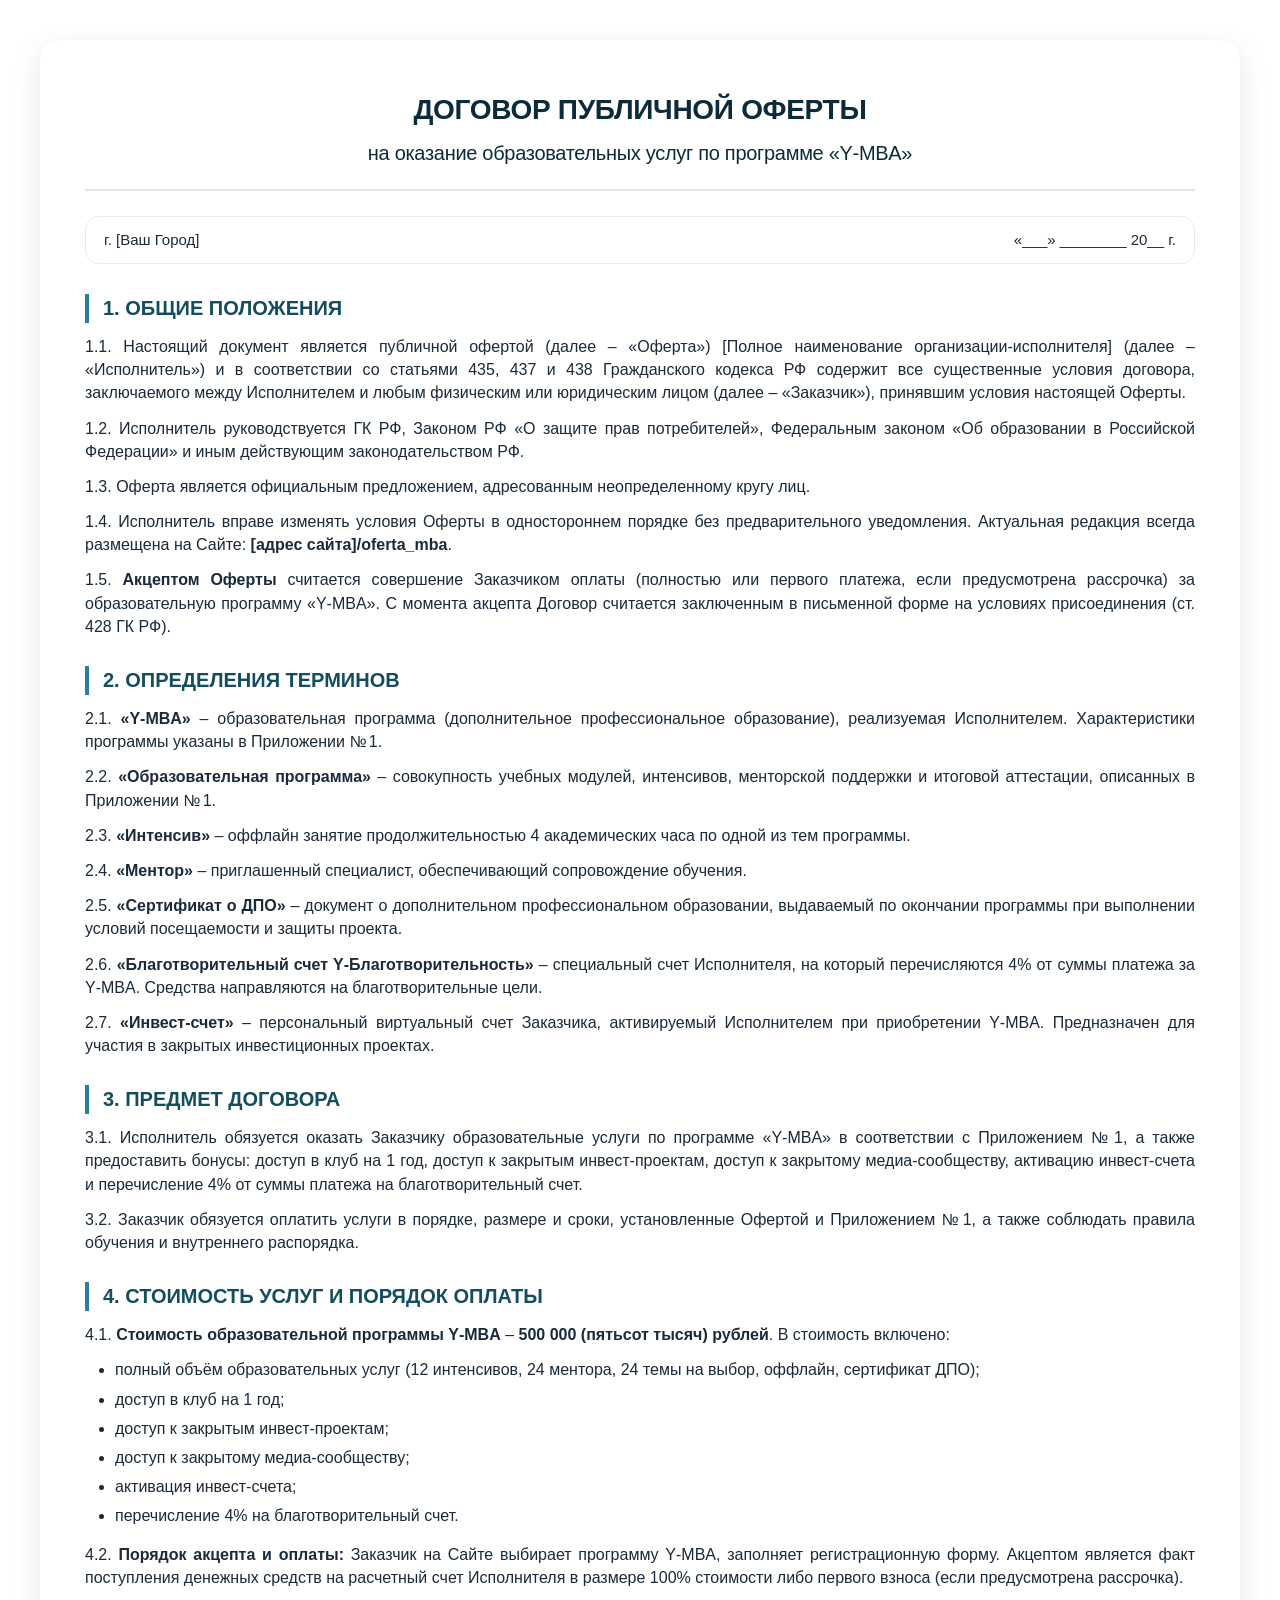
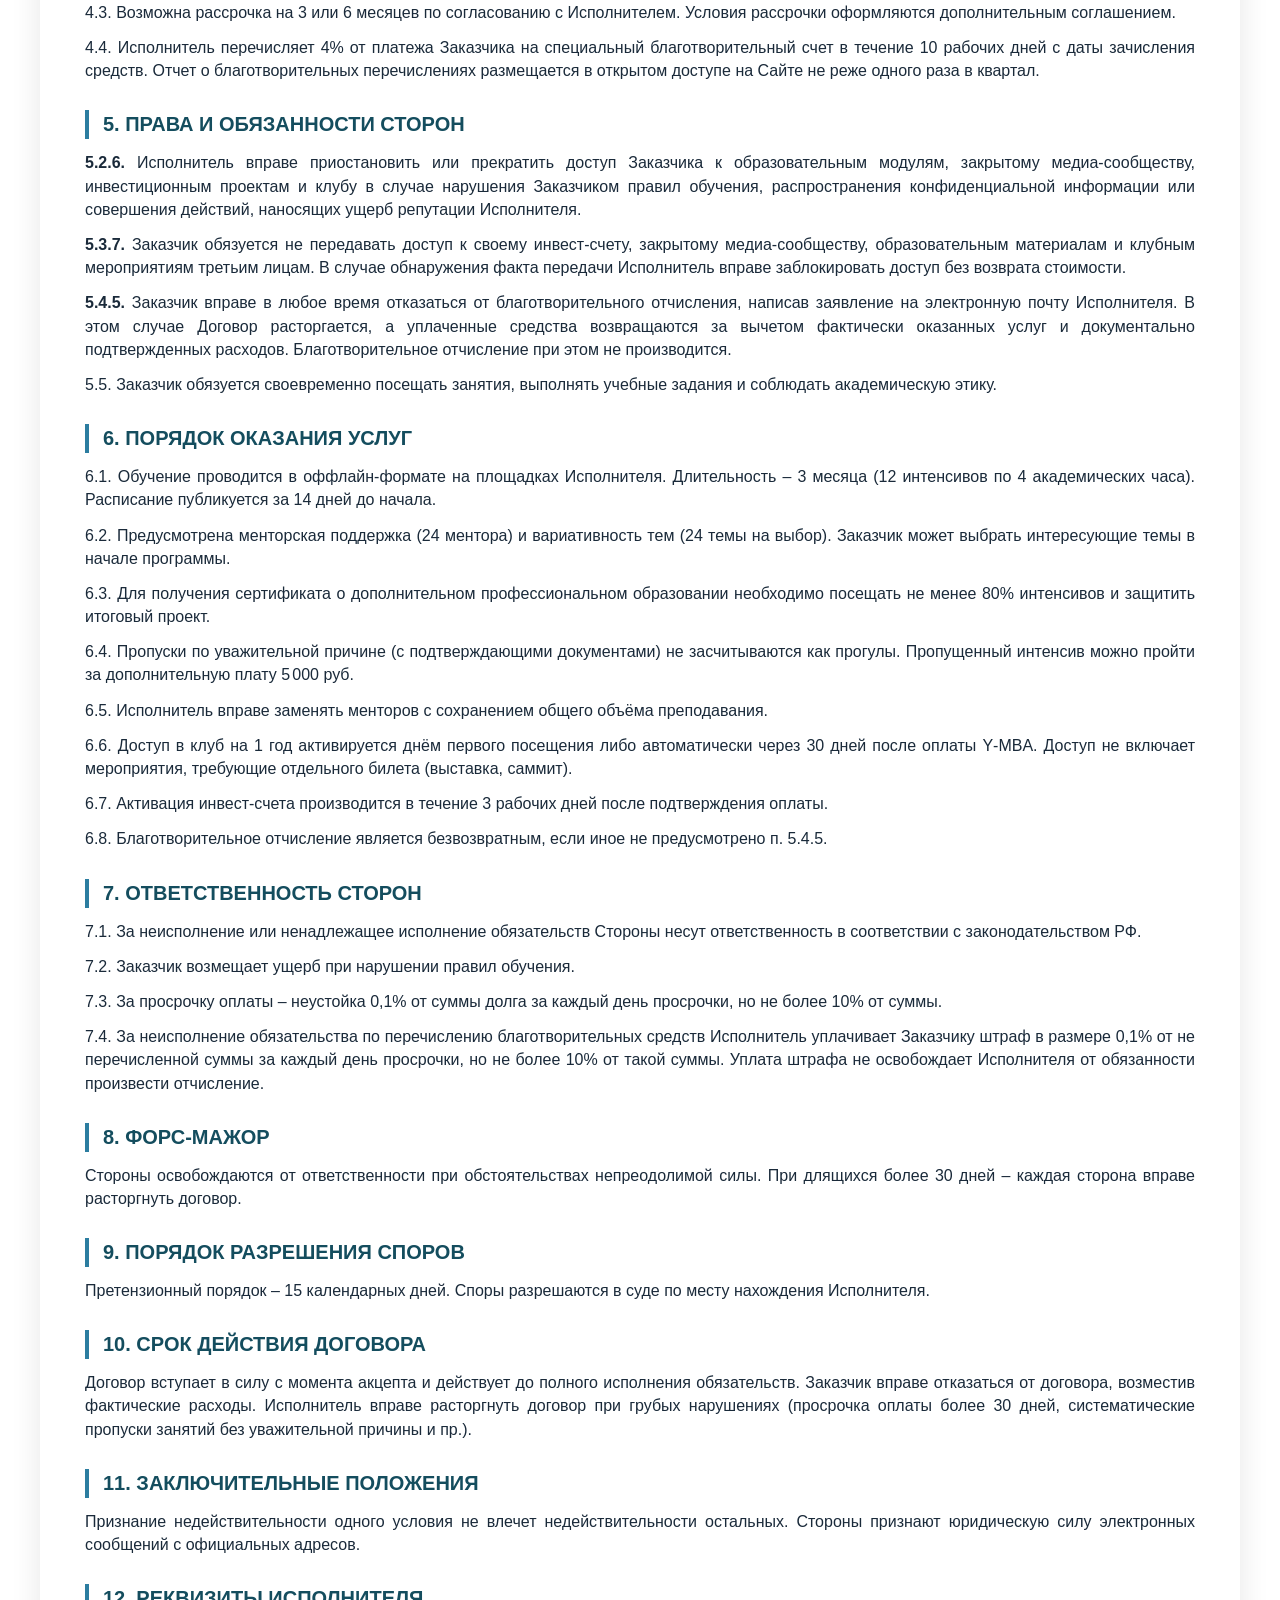
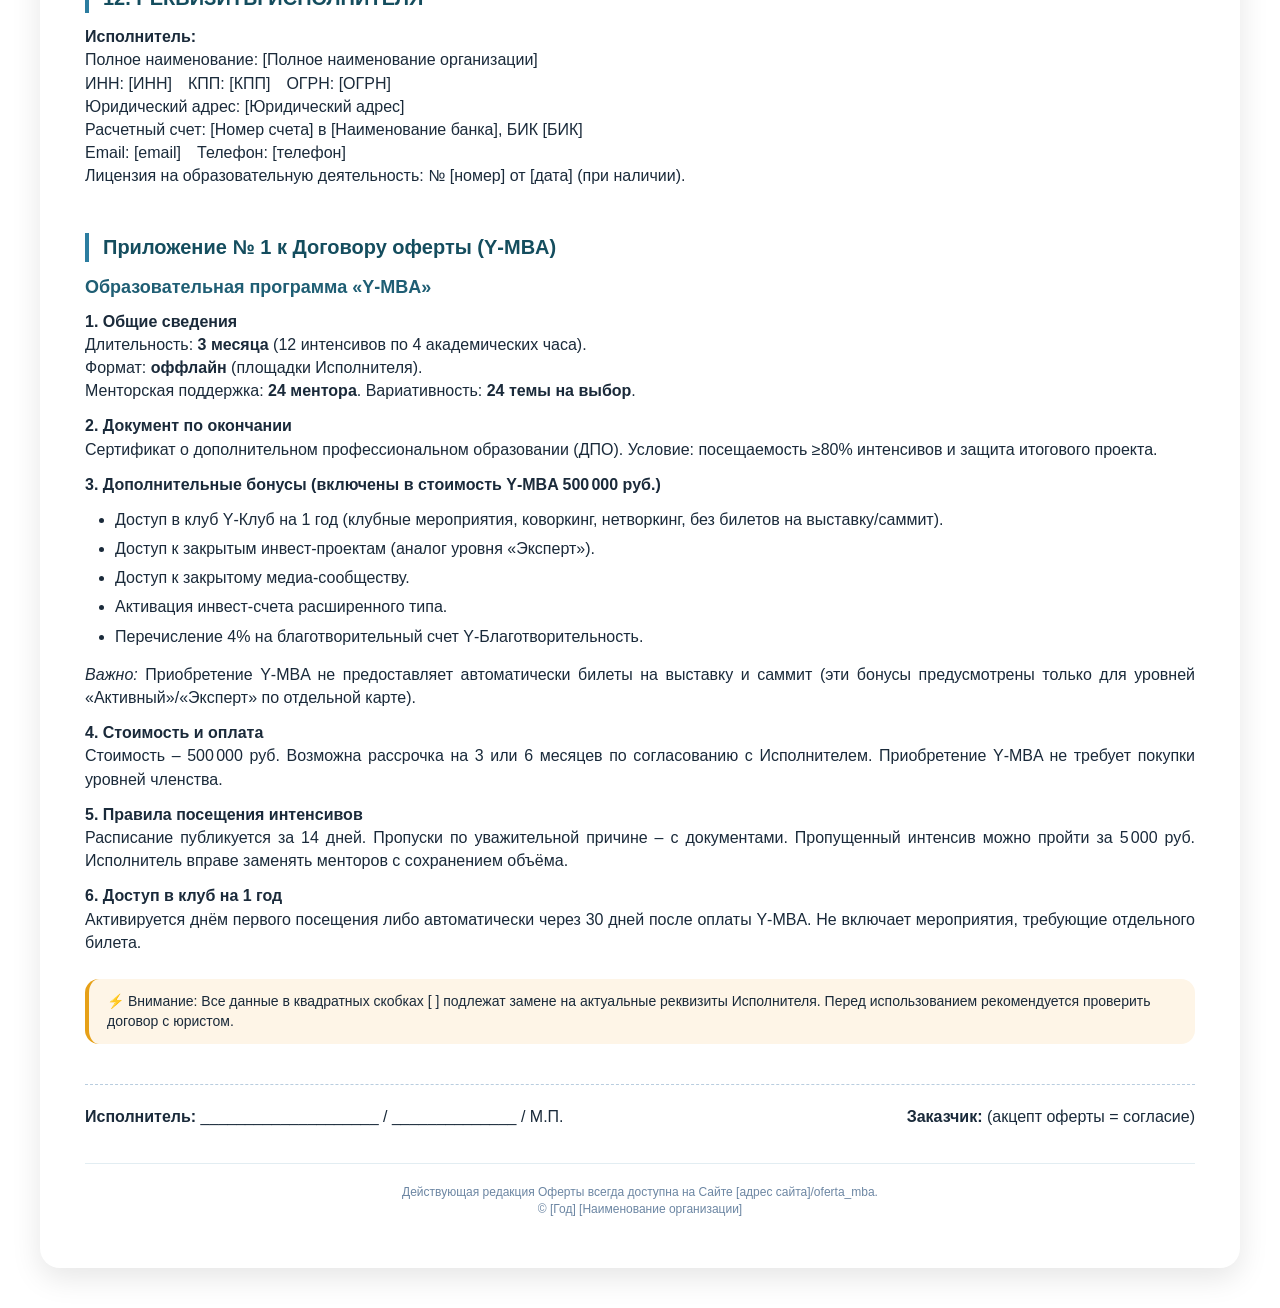
<file: offer_mba.html>
<!DOCTYPE html>
<html lang="ru">
<head>
    <meta charset="UTF-8">
    <meta name="viewport" content="width=device-width, initial-scale=1.0, user-scalable=yes">
    <title>Договор оферты — Y-MBA</title>
    <style>
        * {
            margin: 0;
            padding: 0;
            box-sizing: border-box;
        }

        body {
            font-family: 'Segoe UI', Roboto, 'Helvetica Neue', sans-serif;
            background-color: transparent;
            color: #1a2a3a;
            line-height: 1.45;
            padding: 40px 20px;
        }

        .document {
            max-width: 1200px;
            margin: 0 auto;
            background-color: transparent;
            border-radius: 20px;
            box-shadow: 0 10px 30px rgba(0, 0, 0, 0.1);
            padding: 50px 45px;
            transition: all 0.2s ease;
        }

        h1 {
            font-size: 28px;
            font-weight: 700;
            text-align: center;
            margin-bottom: 25px;
            color: #0b2b3b;
            letter-spacing: -0.3px;
            border-bottom: 2px solid #e0e7f0;
            padding-bottom: 18px;
        }

        h2 {
            font-size: 20px;
            font-weight: 600;
            margin: 28px 0 12px 0;
            color: #144d5e;
            padding-left: 0;
            border-left: 4px solid #2c7da0;
            padding-left: 14px;
        }

        h3 {
            font-size: 18px;
            font-weight: 600;
            margin: 20px 0 10px 0;
            color: #1f5e74;
        }

        p {
            margin-bottom: 12px;
            text-align: justify;
        }

        .legal-place {
            display: flex;
            justify-content: space-between;
            margin-bottom: 30px;
            font-size: 15px;
            background: transparent;
            padding: 12px 18px;
            border-radius: 14px;
            border: 1px solid #e2edf2;
        }

        ul, ol {
            margin: 10px 0 15px 30px;
        }

        li {
            margin-bottom: 6px;
        }

        .signature-block {
            margin-top: 40px;
            padding-top: 20px;
            border-top: 1px dashed #b9cddf;
            display: flex;
            flex-wrap: wrap;
            justify-content: space-between;
        }

        .badge-note {
            background: #fef5e7;
            padding: 12px 18px;
            border-radius: 14px;
            border-left: 4px solid #e6a017;
            margin: 25px 0 15px;
            font-size: 14px;
        }

        footer {
            margin-top: 35px;
            font-size: 12px;
            text-align: center;
            color: #6c86a3;
            border-top: 1px solid #e2edf2;
            padding-top: 20px;
        }

        @media (max-width: 700px) {
            .document {
                padding: 24px 18px;
            }
            h1 {
                font-size: 24px;
            }
            .legal-place {
                flex-direction: column;
                gap: 8px;
            }
        }

        @media print {
            body {
                background: white;
                padding: 0;
                margin: 0;
            }
            .document {
                box-shadow: none;
                padding: 0.8cm;
                max-width: 100%;
            }
            .badge-note {
                border: 1px solid #ccc;
                background: #f9f9f9;
            }
        }
    </style>
</head>
<body>
<div class="document">
    <h1>ДОГОВОР ПУБЛИЧНОЙ ОФЕРТЫ<br><span style="font-size:20px; font-weight:400;">на оказание образовательных услуг по программе «Y‑MBA»</span></h1>
    <div class="legal-place">
        <span>г. [Ваш Город]</span>
        <span>«___» ________ 20__ г.</span>
    </div>

    <!-- 1. ОБЩИЕ ПОЛОЖЕНИЯ -->
    <h2>1. ОБЩИЕ ПОЛОЖЕНИЯ</h2>
    <p>1.1. Настоящий документ является публичной офертой (далее – «Оферта») [Полное наименование организации-исполнителя] (далее – «Исполнитель») и в соответствии со статьями 435, 437 и 438 Гражданского кодекса РФ содержит все существенные условия договора, заключаемого между Исполнителем и любым физическим или юридическим лицом (далее – «Заказчик»), принявшим условия настоящей Оферты.</p>
    <p>1.2. Исполнитель руководствуется ГК РФ, Законом РФ «О защите прав потребителей», Федеральным законом «Об образовании в Российской Федерации» и иным действующим законодательством РФ.</p>
    <p>1.3. Оферта является официальным предложением, адресованным неопределенному кругу лиц.</p>
    <p>1.4. Исполнитель вправе изменять условия Оферты в одностороннем порядке без предварительного уведомления. Актуальная редакция всегда размещена на Сайте: <strong>[адрес сайта]/oferta_mba</strong>.</p>
    <p>1.5. <strong>Акцептом Оферты</strong> считается совершение Заказчиком оплаты (полностью или первого платежа, если предусмотрена рассрочка) за образовательную программу «Y‑MBA». С момента акцепта Договор считается заключенным в письменной форме на условиях присоединения (ст. 428 ГК РФ).</p>

    <!-- 2. ОПРЕДЕЛЕНИЯ -->
    <h2>2. ОПРЕДЕЛЕНИЯ ТЕРМИНОВ</h2>
    <p>2.1. <strong>«Y‑MBA»</strong> – образовательная программа (дополнительное профессиональное образование), реализуемая Исполнителем. Характеристики программы указаны в Приложении № 1.</p>
    <p>2.2. <strong>«Образовательная программа»</strong> – совокупность учебных модулей, интенсивов, менторской поддержки и итоговой аттестации, описанных в Приложении № 1.</p>
    <p>2.3. <strong>«Интенсив»</strong> – оффлайн занятие продолжительностью 4 академических часа по одной из тем программы.</p>
    <p>2.4. <strong>«Ментор»</strong> – приглашенный специалист, обеспечивающий сопровождение обучения.</p>
    <p>2.5. <strong>«Сертификат о ДПО»</strong> – документ о дополнительном профессиональном образовании, выдаваемый по окончании программы при выполнении условий посещаемости и защиты проекта.</p>
    <p>2.6. <strong>«Благотворительный счет Y‑Благотворительность»</strong> – специальный счет Исполнителя, на который перечисляются 4% от суммы платежа за Y‑MBA. Средства направляются на благотворительные цели.</p>
    <p>2.7. <strong>«Инвест‑счет»</strong> – персональный виртуальный счет Заказчика, активируемый Исполнителем при приобретении Y‑MBA. Предназначен для участия в закрытых инвестиционных проектах.</p>

    <!-- 3. ПРЕДМЕТ -->
    <h2>3. ПРЕДМЕТ ДОГОВОРА</h2>
    <p>3.1. Исполнитель обязуется оказать Заказчику образовательные услуги по программе «Y‑MBA» в соответствии с Приложением № 1, а также предоставить бонусы: доступ в клуб на 1 год, доступ к закрытым инвест-проектам, доступ к закрытому медиа-сообществу, активацию инвест-счета и перечисление 4% от суммы платежа на благотворительный счет.</p>
    <p>3.2. Заказчик обязуется оплатить услуги в порядке, размере и сроки, установленные Офертой и Приложением № 1, а также соблюдать правила обучения и внутреннего распорядка.</p>

    <!-- 4. СТОИМОСТЬ -->
    <h2>4. СТОИМОСТЬ УСЛУГ И ПОРЯДОК ОПЛАТЫ</h2>
    <p>4.1. <strong>Стоимость образовательной программы Y‑MBA</strong> – <strong>500 000 (пятьсот тысяч) рублей</strong>. В стоимость включено:</p>
    <ul>
        <li>полный объём образовательных услуг (12 интенсивов, 24 ментора, 24 темы на выбор, оффлайн, сертификат ДПО);</li>
        <li>доступ в клуб на 1 год;</li>
        <li>доступ к закрытым инвест-проектам;</li>
        <li>доступ к закрытому медиа-сообществу;</li>
        <li>активация инвест-счета;</li>
        <li>перечисление 4% на благотворительный счет.</li>
    </ul>
    <p>4.2. <strong>Порядок акцепта и оплаты:</strong> Заказчик на Сайте выбирает программу Y‑MBA, заполняет регистрационную форму. Акцептом является факт поступления денежных средств на расчетный счет Исполнителя в размере 100% стоимости либо первого взноса (если предусмотрена рассрочка).</p>
    <p>4.3. Возможна рассрочка на 3 или 6 месяцев по согласованию с Исполнителем. Условия рассрочки оформляются дополнительным соглашением.</p>
    <p>4.4. Исполнитель перечисляет 4% от платежа Заказчика на специальный благотворительный счет в течение 10 рабочих дней с даты зачисления средств. Отчет о благотворительных перечислениях размещается в открытом доступе на Сайте не реже одного раза в квартал.</p>

    <!-- 5. ПРАВА И ОБЯЗАННОСТИ -->
    <h2>5. ПРАВА И ОБЯЗАННОСТИ СТОРОН</h2>
    <p><strong>5.2.6.</strong> Исполнитель вправе приостановить или прекратить доступ Заказчика к образовательным модулям, закрытому медиа‑сообществу, инвестиционным проектам и клубу в случае нарушения Заказчиком правил обучения, распространения конфиденциальной информации или совершения действий, наносящих ущерб репутации Исполнителя.</p>
    <p><strong>5.3.7.</strong> Заказчик обязуется не передавать доступ к своему инвест‑счету, закрытому медиа‑сообществу, образовательным материалам и клубным мероприятиям третьим лицам. В случае обнаружения факта передачи Исполнитель вправе заблокировать доступ без возврата стоимости.</p>
    <p><strong>5.4.5.</strong> Заказчик вправе в любое время отказаться от благотворительного отчисления, написав заявление на электронную почту Исполнителя. В этом случае Договор расторгается, а уплаченные средства возвращаются за вычетом фактически оказанных услуг и документально подтвержденных расходов. Благотворительное отчисление при этом не производится.</p>
    <p>5.5. Заказчик обязуется своевременно посещать занятия, выполнять учебные задания и соблюдать академическую этику.</p>

    <!-- 6. ПОРЯДОК ОКАЗАНИЯ УСЛУГ -->
    <h2>6. ПОРЯДОК ОКАЗАНИЯ УСЛУГ</h2>
    <p>6.1. Обучение проводится в оффлайн-формате на площадках Исполнителя. Длительность – 3 месяца (12 интенсивов по 4 академических часа). Расписание публикуется за 14 дней до начала.</p>
    <p>6.2. Предусмотрена менторская поддержка (24 ментора) и вариативность тем (24 темы на выбор). Заказчик может выбрать интересующие темы в начале программы.</p>
    <p>6.3. Для получения сертификата о дополнительном профессиональном образовании необходимо посещать не менее 80% интенсивов и защитить итоговый проект.</p>
    <p>6.4. Пропуски по уважительной причине (с подтверждающими документами) не засчитываются как прогулы. Пропущенный интенсив можно пройти за дополнительную плату 5 000 руб.</p>
    <p>6.5. Исполнитель вправе заменять менторов с сохранением общего объёма преподавания.</p>
    <p>6.6. Доступ в клуб на 1 год активируется днём первого посещения либо автоматически через 30 дней после оплаты Y‑MBA. Доступ не включает мероприятия, требующие отдельного билета (выставка, саммит).</p>
    <p>6.7. Активация инвест‑счета производится в течение 3 рабочих дней после подтверждения оплаты.</p>
    <p>6.8. Благотворительное отчисление является безвозвратным, если иное не предусмотрено п. 5.4.5.</p>

    <!-- 7. ОТВЕТСТВЕННОСТЬ -->
    <h2>7. ОТВЕТСТВЕННОСТЬ СТОРОН</h2>
    <p>7.1. За неисполнение или ненадлежащее исполнение обязательств Стороны несут ответственность в соответствии с законодательством РФ.</p>
    <p>7.2. Заказчик возмещает ущерб при нарушении правил обучения.</p>
    <p>7.3. За просрочку оплаты – неустойка 0,1% от суммы долга за каждый день просрочки, но не более 10% от суммы.</p>
    <p>7.4. За неисполнение обязательства по перечислению благотворительных средств Исполнитель уплачивает Заказчику штраф в размере 0,1% от не перечисленной суммы за каждый день просрочки, но не более 10% от такой суммы. Уплата штрафа не освобождает Исполнителя от обязанности произвести отчисление.</p>

    <!-- 8. ФОРС-МАЖОР -->
    <h2>8. ФОРС-МАЖОР</h2>
    <p>Стороны освобождаются от ответственности при обстоятельствах непреодолимой силы. При длящихся более 30 дней – каждая сторона вправе расторгнуть договор.</p>

    <!-- 9. ПОРЯДОК РАЗРЕШЕНИЯ СПОРОВ -->
    <h2>9. ПОРЯДОК РАЗРЕШЕНИЯ СПОРОВ</h2>
    <p>Претензионный порядок – 15 календарных дней. Споры разрешаются в суде по месту нахождения Исполнителя.</p>

    <!-- 10. СРОК ДЕЙСТВИЯ -->
    <h2>10. СРОК ДЕЙСТВИЯ ДОГОВОРА</h2>
    <p>Договор вступает в силу с момента акцепта и действует до полного исполнения обязательств. Заказчик вправе отказаться от договора, возместив фактические расходы. Исполнитель вправе расторгнуть договор при грубых нарушениях (просрочка оплаты более 30 дней, систематические пропуски занятий без уважительной причины и пр.).</p>

    <!-- 11. ЗАКЛЮЧИТЕЛЬНЫЕ ПОЛОЖЕНИЯ -->
    <h2>11. ЗАКЛЮЧИТЕЛЬНЫЕ ПОЛОЖЕНИЯ</h2>
    <p>Признание недействительности одного условия не влечет недействительности остальных. Стороны признают юридическую силу электронных сообщений с официальных адресов.</p>

    <!-- 12. РЕКВИЗИТЫ -->
    <h2>12. РЕКВИЗИТЫ ИСПОЛНИТЕЛЯ</h2>
    <p><strong>Исполнитель:</strong><br>
    Полное наименование: [Полное наименование организации]<br>
    ИНН: [ИНН] КПП: [КПП] ОГРН: [ОГРН]<br>
    Юридический адрес: [Юридический адрес]<br>
    Расчетный счет: [Номер счета] в [Наименование банка], БИК [БИК]<br>
    Email: [email] Телефон: [телефон]<br>
    Лицензия на образовательную деятельность: № [номер] от [дата] (при наличии).</p>

    <!-- ПРИЛОЖЕНИЕ 1 -->
    <div style="margin-top: 45px;">
        <h2>Приложение № 1 к Договору оферты (Y‑MBA)</h2>
        <h3 style="margin-top: 0;">Образовательная программа «Y‑MBA»</h3>
        <p><strong>1. Общие сведения</strong><br>
        Длительность: <strong>3 месяца</strong> (12 интенсивов по 4 академических часа).<br>
        Формат: <strong>оффлайн</strong> (площадки Исполнителя).<br>
        Менторская поддержка: <strong>24 ментора</strong>. Вариативность: <strong>24 темы на выбор</strong>.</p>
        <p><strong>2. Документ по окончании</strong><br>
        Сертификат о дополнительном профессиональном образовании (ДПО). Условие: посещаемость ≥80% интенсивов и защита итогового проекта.</p>
        <p><strong>3. Дополнительные бонусы (включены в стоимость Y‑MBA 500 000 руб.)</strong></p>
        <ul>
            <li>Доступ в клуб Y‑Клуб на 1 год (клубные мероприятия, коворкинг, нетворкинг, без билетов на выставку/саммит).</li>
            <li>Доступ к закрытым инвест‑проектам (аналог уровня «Эксперт»).</li>
            <li>Доступ к закрытому медиа‑сообществу.</li>
            <li>Активация инвест‑счета расширенного типа.</li>
            <li>Перечисление 4% на благотворительный счет Y‑Благотворительность.</li>
        </ul>
        <p><em>Важно:</em> Приобретение Y‑MBA не предоставляет автоматически билеты на выставку и саммит (эти бонусы предусмотрены только для уровней «Активный»/«Эксперт» по отдельной карте).</p>
        <p><strong>4. Стоимость и оплата</strong><br>
        Стоимость – 500 000 руб. Возможна рассрочка на 3 или 6 месяцев по согласованию с Исполнителем. Приобретение Y‑MBA не требует покупки уровней членства.</p>
        <p><strong>5. Правила посещения интенсивов</strong><br>
        Расписание публикуется за 14 дней. Пропуски по уважительной причине – с документами. Пропущенный интенсив можно пройти за 5 000 руб. Исполнитель вправе заменять менторов с сохранением объёма.</p>
        <p><strong>6. Доступ в клуб на 1 год</strong><br>
        Активируется днём первого посещения либо автоматически через 30 дней после оплаты Y‑MBA. Не включает мероприятия, требующие отдельного билета.</p>
    </div>

    <div class="badge-note">
        ⚡ Внимание: Все данные в квадратных скобках [ ] подлежат замене на актуальные реквизиты Исполнителя. Перед использованием рекомендуется проверить договор с юристом.
    </div>

    <div class="signature-block">
        <div><strong>Исполнитель:</strong> ____________________ / ______________ / М.П.</div>
        <div><strong>Заказчик:</strong> (акцепт оферты = согласие)</div>
    </div>
    <footer>
        Действующая редакция Оферты всегда доступна на Сайте [адрес сайта]/oferta_mba.<br>
        © [Год] [Наименование организации]
    </footer>
</div>
</body>
</html>
</file>
